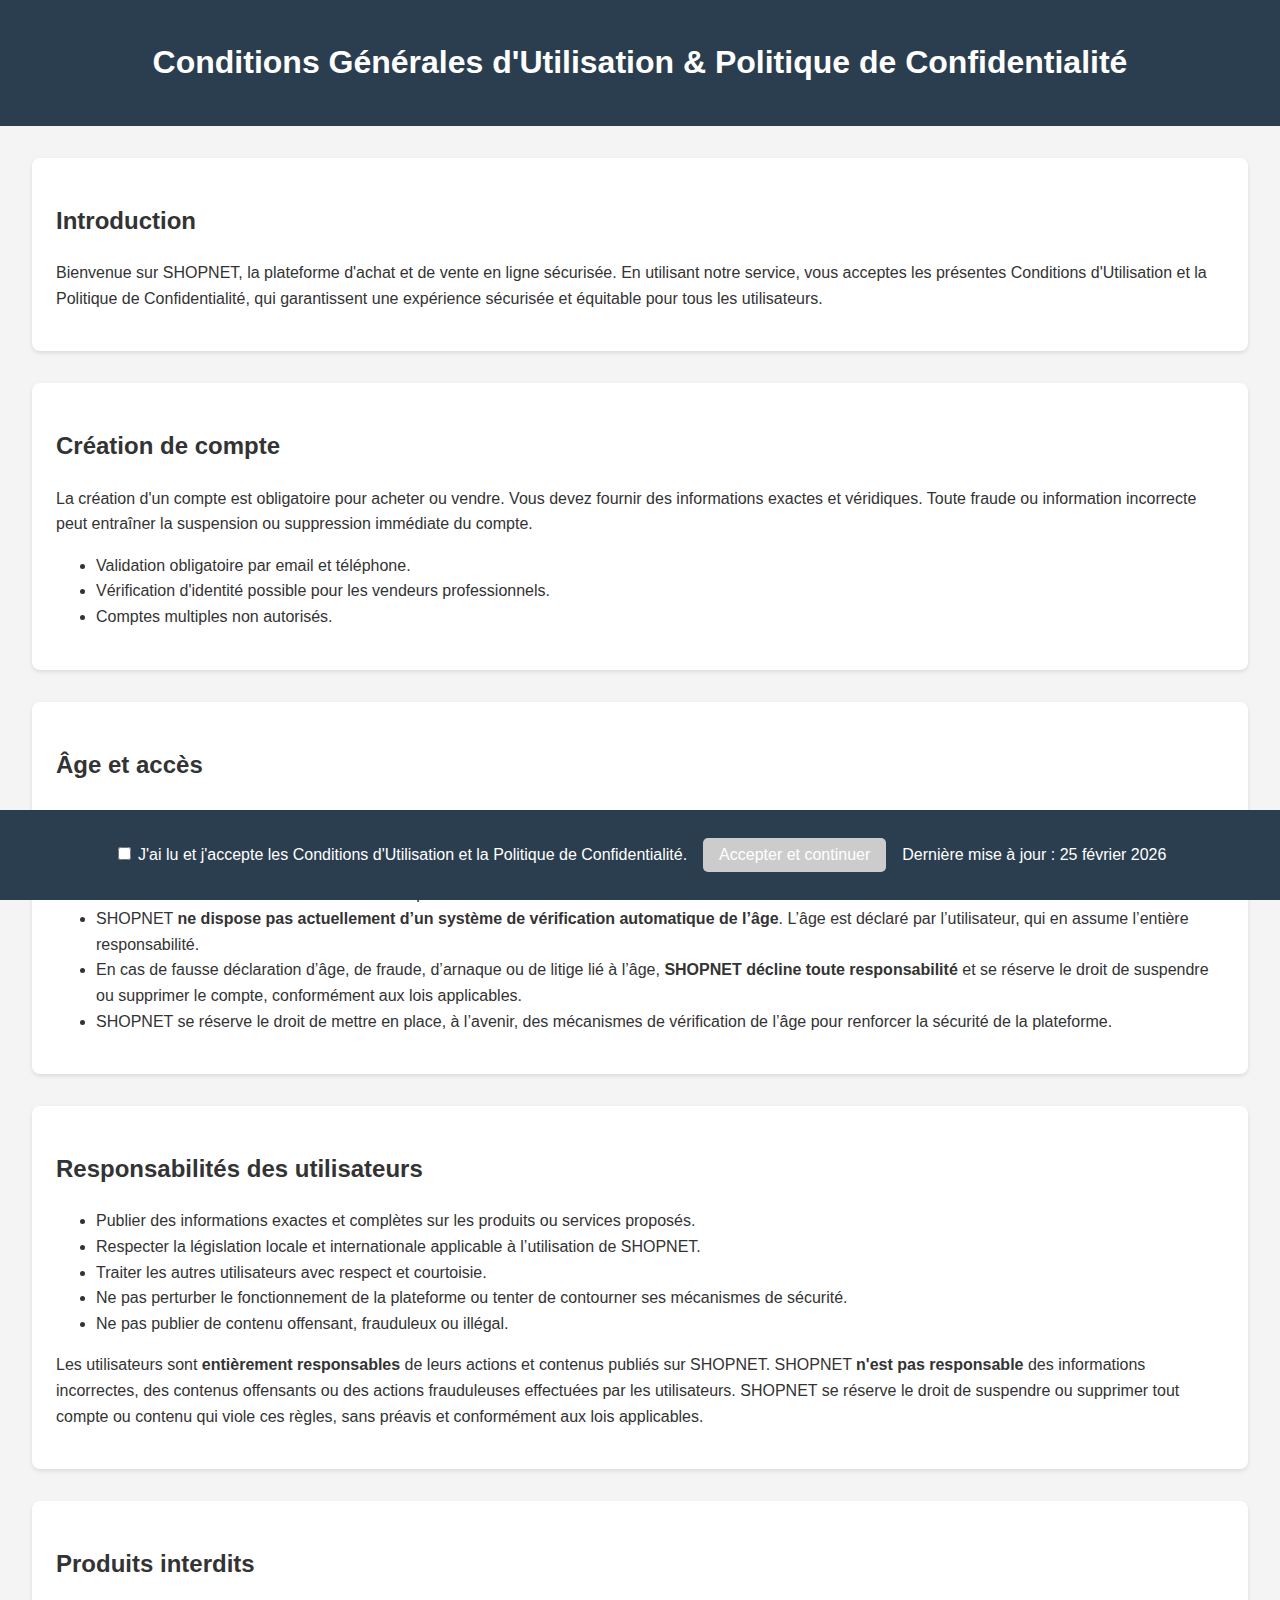
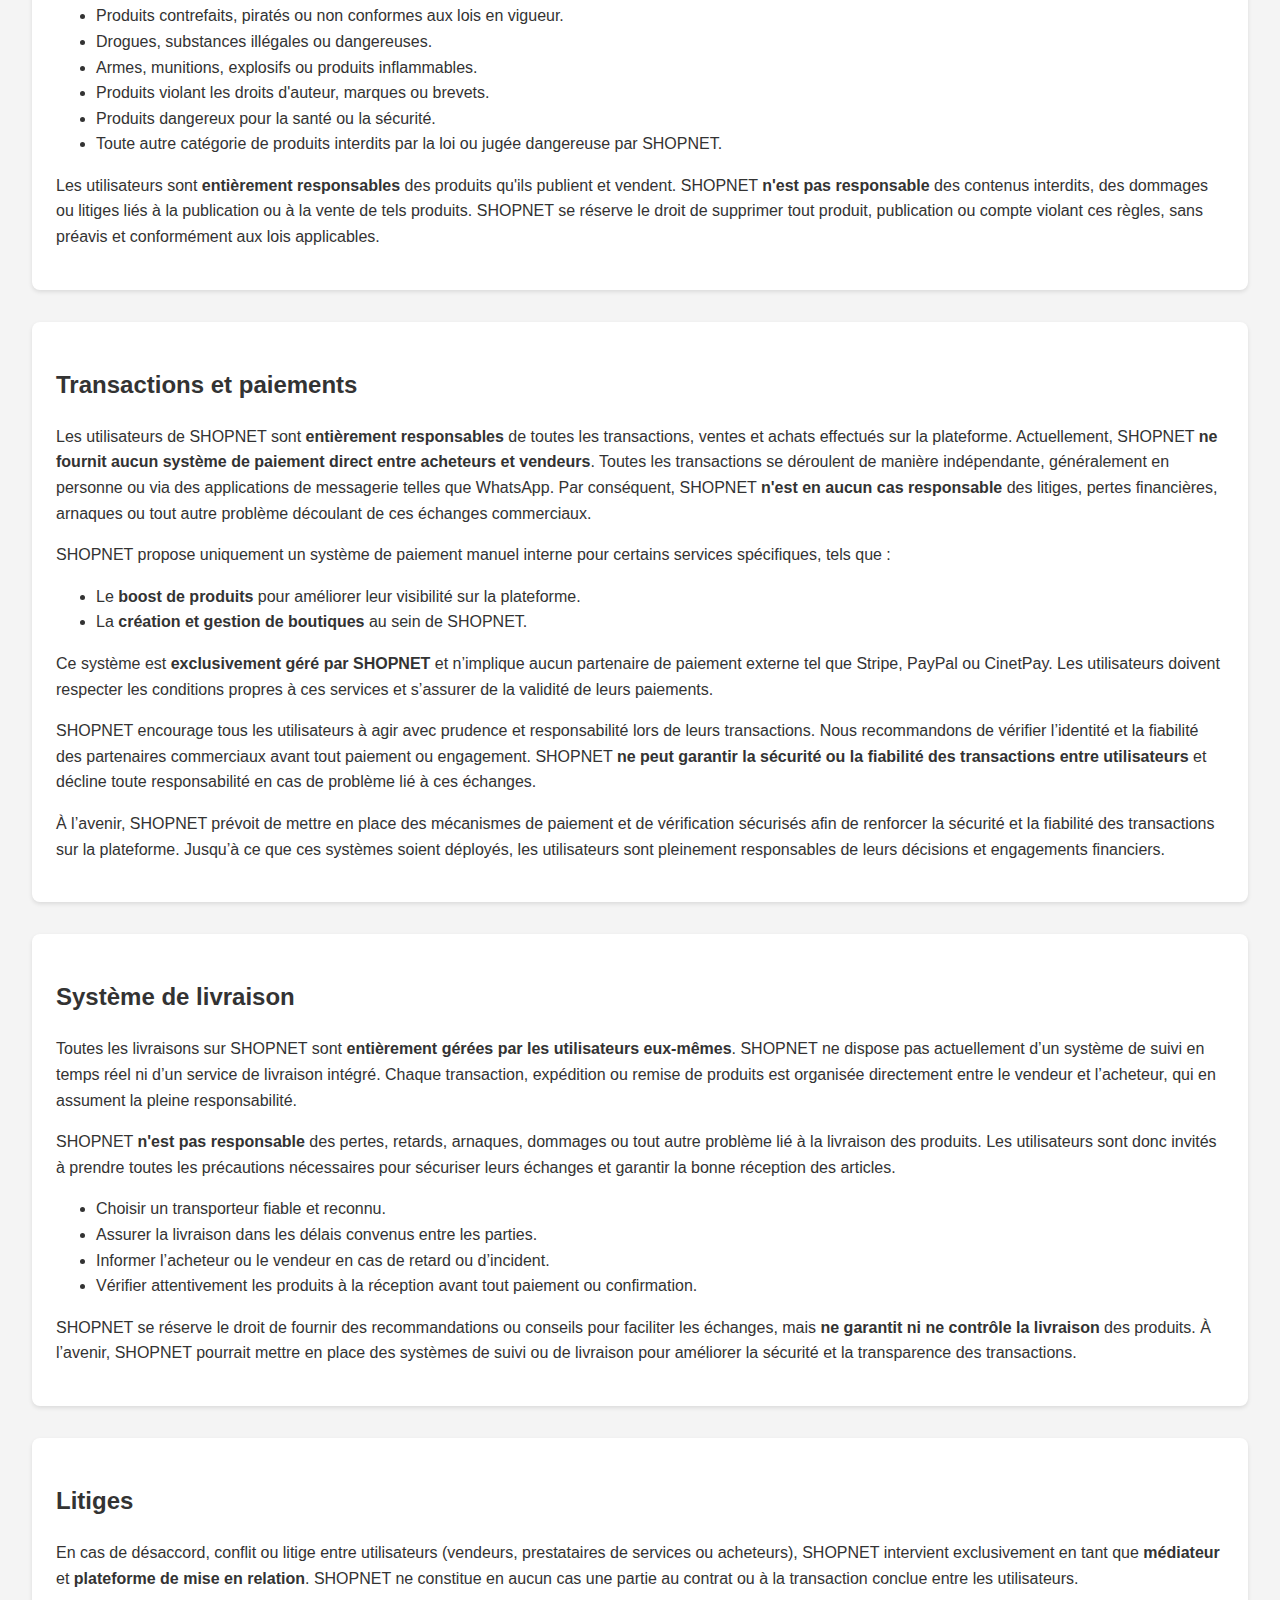
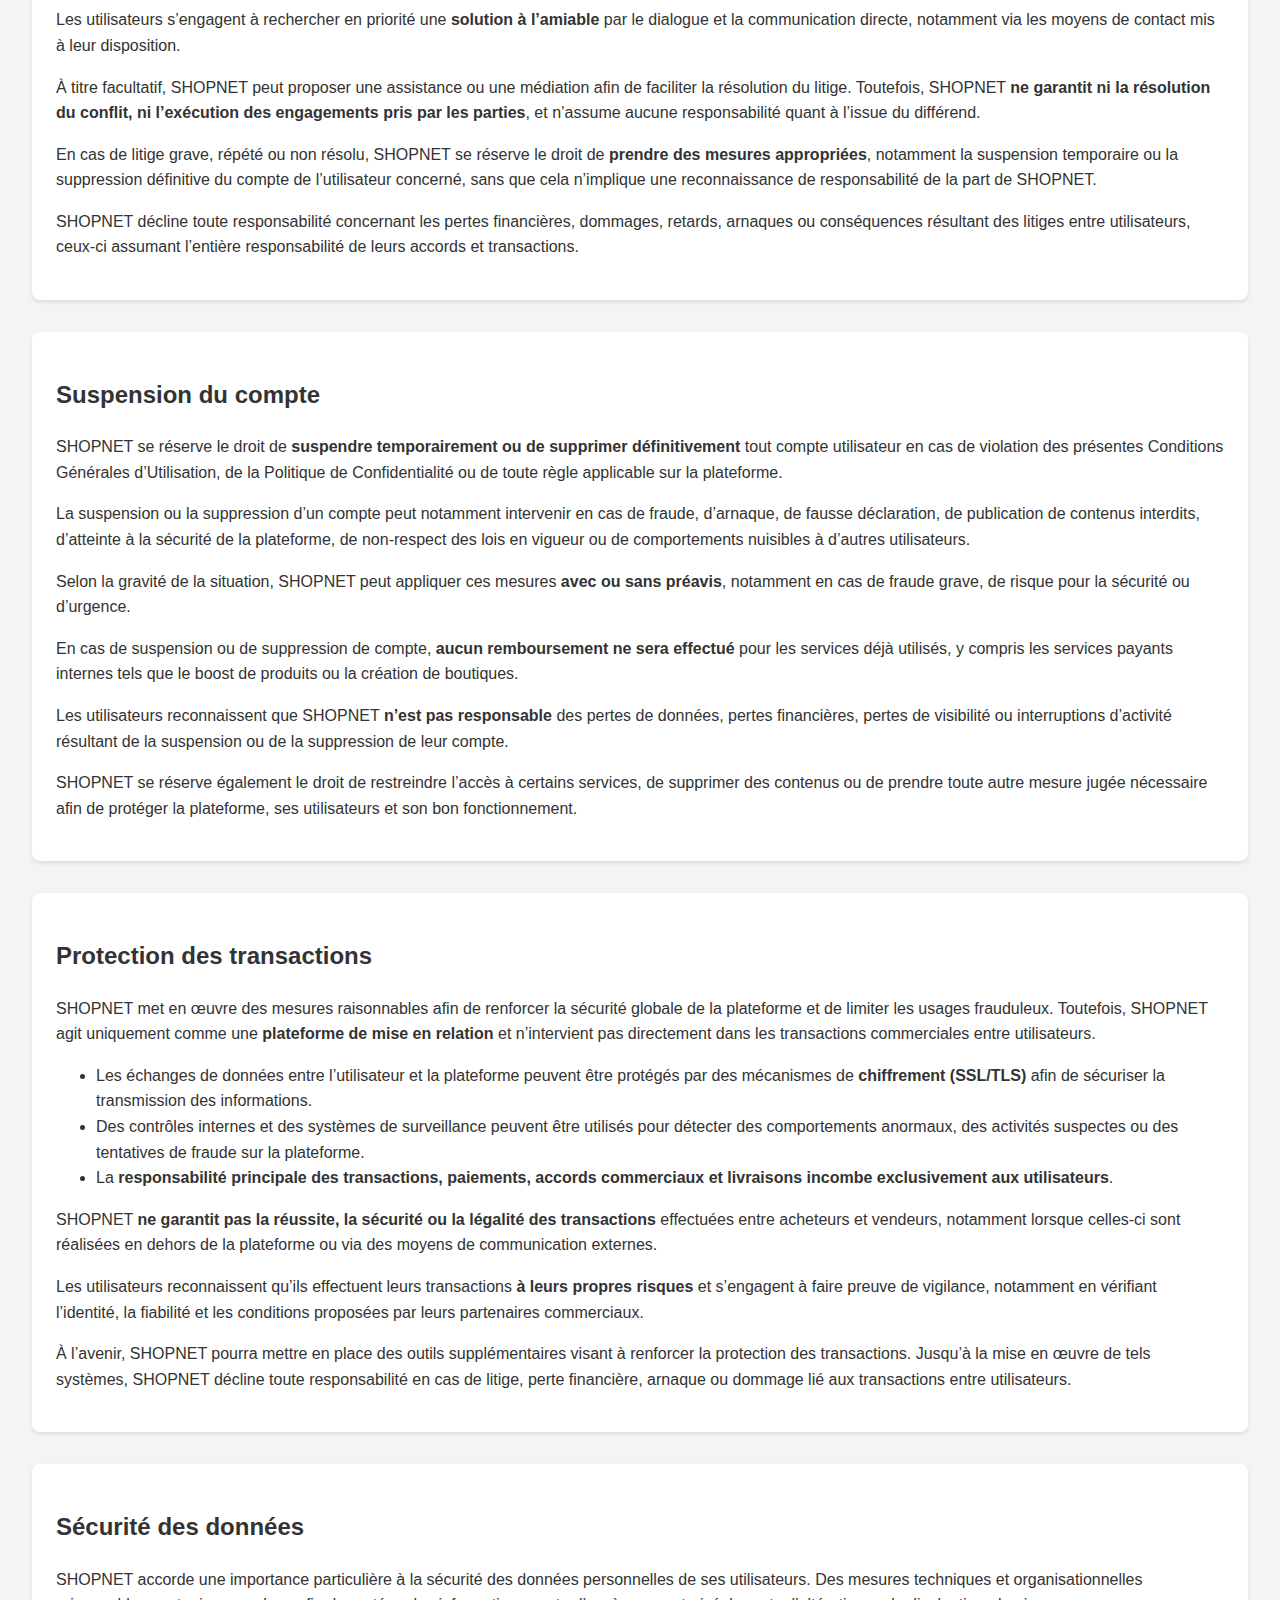
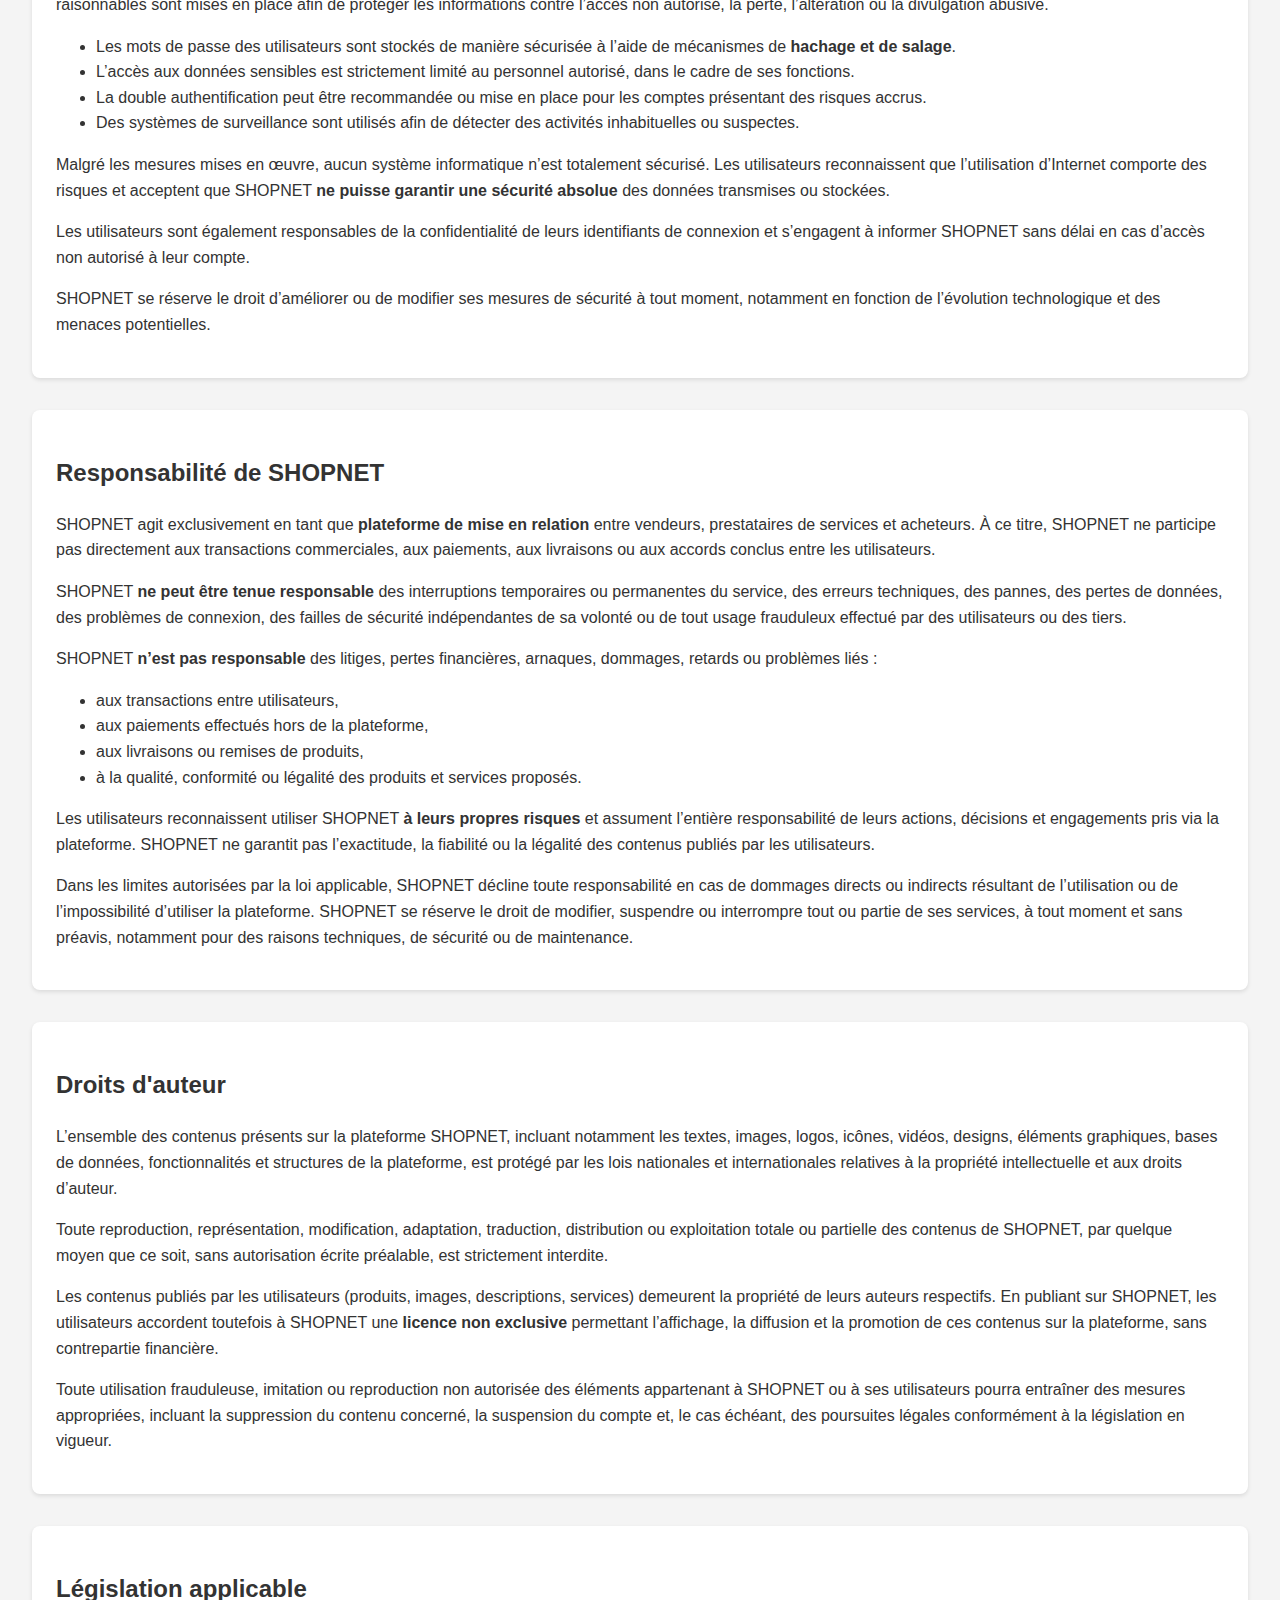
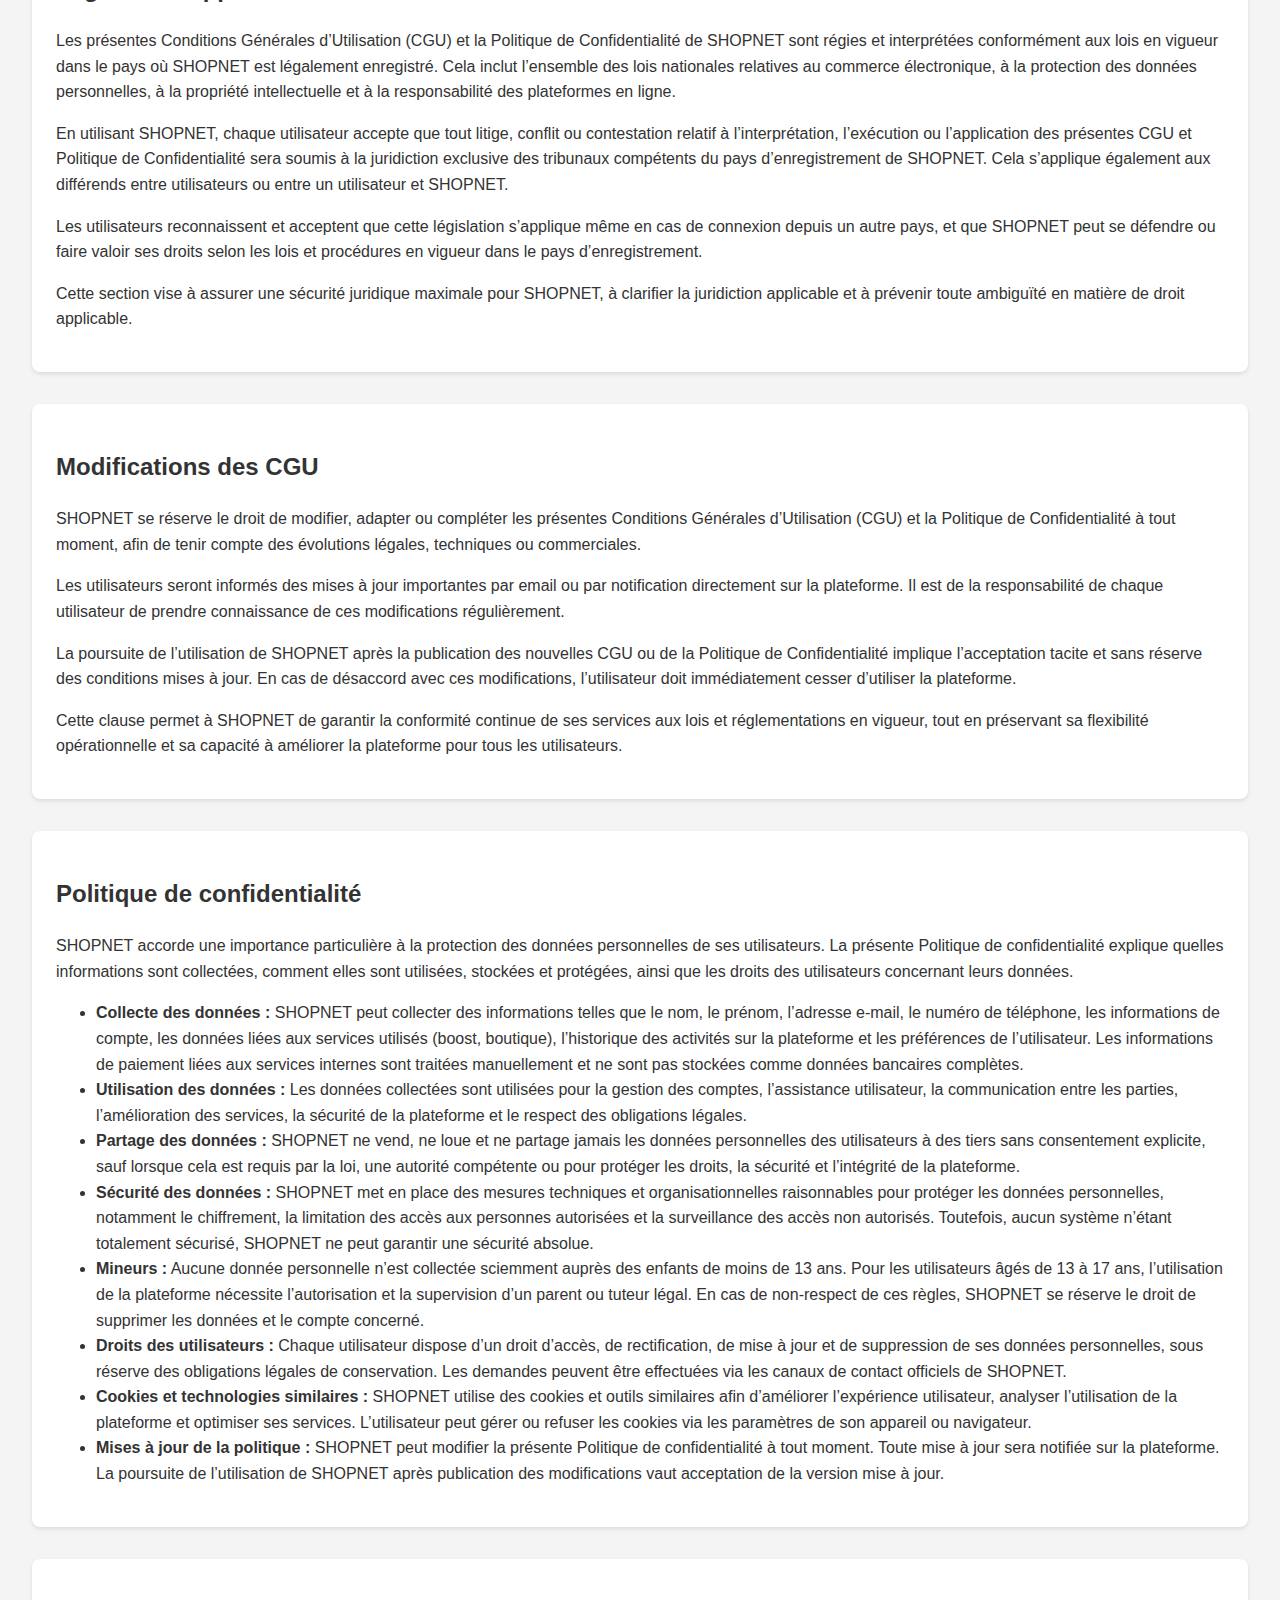
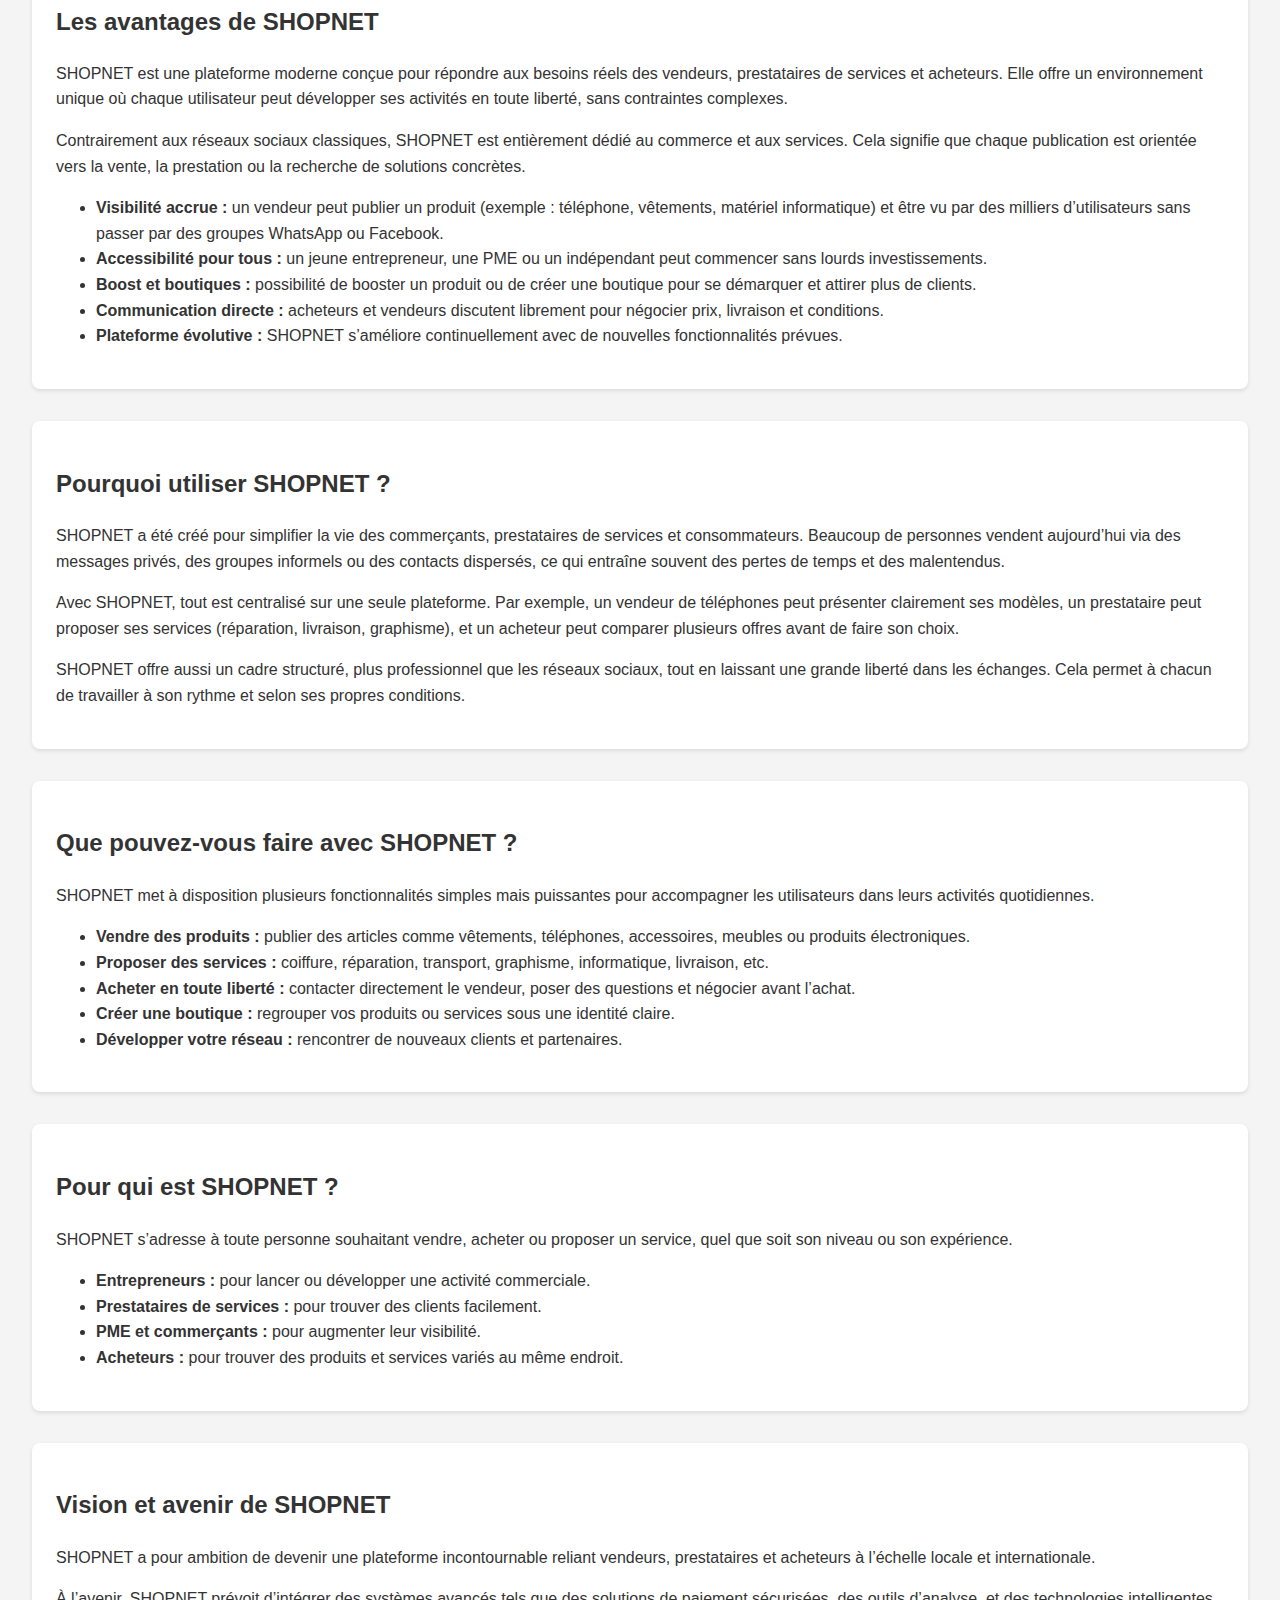
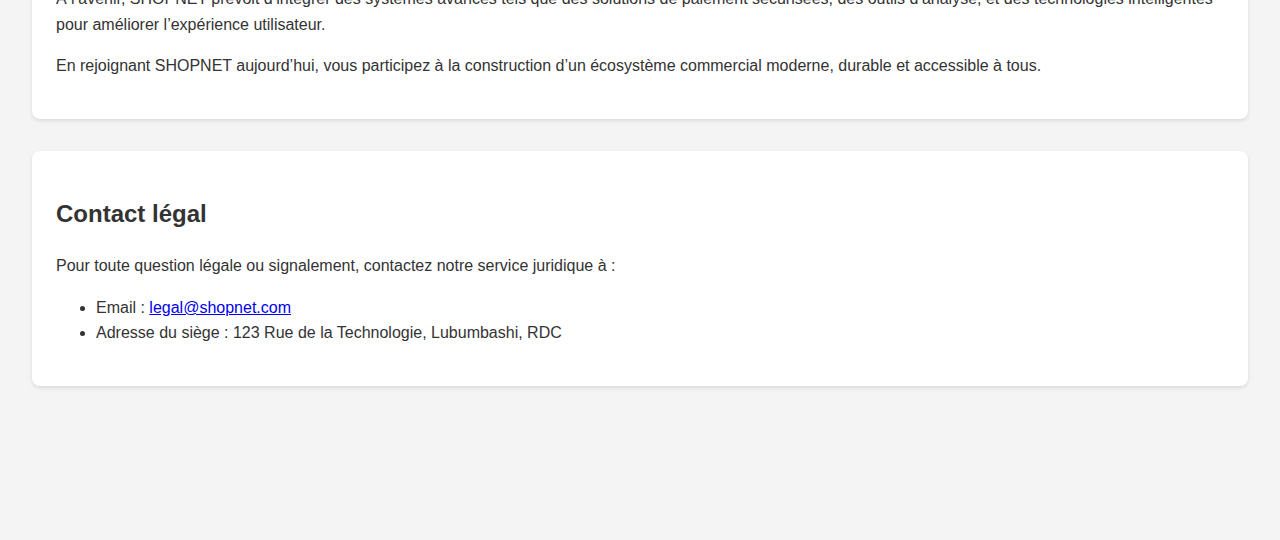
<file: index.html>
<!DOCTYPE html>
<html lang="fr">
<head>
    <meta charset="UTF-8">
    <meta name="viewport" content="width=device-width, initial-scale=1.0">
    <title>Conditions d'Utilisation & Politique de Confidentialité | SHOPNET</title>
    <link rel="stylesheet" href="politique.css">
</head>
<body>
    <header>
        <h1>Conditions Générales d'Utilisation & Politique de Confidentialité</h1>
    </header>

    <main>
        <section id="introduction">
            <h2>Introduction</h2>
            <p>Bienvenue sur SHOPNET, la plateforme d'achat et de vente en ligne sécurisée. En utilisant notre service, vous acceptes les présentes Conditions d'Utilisation et la Politique de Confidentialité, qui garantissent une expérience sécurisée et équitable pour tous les utilisateurs.</p>
        </section>

        <section id="creation-compte">
            <h2>Création de compte</h2>
            <p>La création d'un compte est obligatoire pour acheter ou vendre. Vous devez fournir des informations exactes et véridiques. Toute fraude ou information incorrecte peut entraîner la suspension ou suppression immédiate du compte.</p>
            <ul>
                <li>Validation obligatoire par email et téléphone.</li>
                <li>Vérification d'identité possible pour les vendeurs professionnels.</li>
                <li>Comptes multiples non autorisés.</li>
            </ul>
        </section>

      <section id="age">
          <h2>Âge et accès</h2>
          <ul>
              <li>Acheteurs : l’accès à SHOPNET est autorisé aux utilisateurs âgés de <strong>13 ans et plus</strong>. Pour les 13-17 ans, un accord parental est obligatoire.</li>
              <li>Vendeurs mineurs encadrés : les utilisateurs âgés de <strong>15 à 17 ans</strong> peuvent vendre uniquement sous la responsabilité d’un parent ou tuteur légal.</li>
              <li>Vendeurs autonomes : la vente autonome est strictement réservée aux utilisateurs âgés de <strong>18 ans et plus</strong>.</li>
              <li>Utilisateurs de moins de 13 ans : l’accès à la plateforme est strictement interdit.</li>
              <li>SHOPNET <strong>ne dispose pas actuellement d’un système de vérification automatique de l’âge</strong>. L’âge est déclaré par l’utilisateur, qui en assume l’entière responsabilité.</li>
              <li>En cas de fausse déclaration d’âge, de fraude, d’arnaque ou de litige lié à l’âge, <strong>SHOPNET décline toute responsabilité</strong> et se réserve le droit de suspendre ou supprimer le compte, conformément aux lois applicables.</li>
              <li>SHOPNET se réserve le droit de mettre en place, à l’avenir, des mécanismes de vérification de l’âge pour renforcer la sécurité de la plateforme.</li>
          </ul>
      </section>


      <section id="responsabilites">
          <h2>Responsabilités des utilisateurs</h2>
          <ul>
              <li>Publier des informations exactes et complètes sur les produits ou services proposés.</li>
              <li>Respecter la législation locale et internationale applicable à l’utilisation de SHOPNET.</li>
              <li>Traiter les autres utilisateurs avec respect et courtoisie.</li>
              <li>Ne pas perturber le fonctionnement de la plateforme ou tenter de contourner ses mécanismes de sécurité.</li>
              <li>Ne pas publier de contenu offensant, frauduleux ou illégal.</li>
          </ul>
          <p>
              Les utilisateurs sont <strong>entièrement responsables</strong> de leurs actions et contenus publiés sur SHOPNET. 
              SHOPNET <strong>n'est pas responsable</strong> des informations incorrectes, des contenus offensants ou des actions frauduleuses effectuées par les utilisateurs. 
              SHOPNET se réserve le droit de suspendre ou supprimer tout compte ou contenu qui viole ces règles, sans préavis et conformément aux lois applicables.
          </p>
      </section>


      <section id="produits-interdits">
          <h2>Produits interdits</h2>
          <ul>
              <li>Produits contrefaits, piratés ou non conformes aux lois en vigueur.</li>
              <li>Drogues, substances illégales ou dangereuses.</li>
              <li>Armes, munitions, explosifs ou produits inflammables.</li>
              <li>Produits violant les droits d'auteur, marques ou brevets.</li>
              <li>Produits dangereux pour la santé ou la sécurité.</li>
              <li>Toute autre catégorie de produits interdits par la loi ou jugée dangereuse par SHOPNET.</li>
          </ul>
          <p>
              Les utilisateurs sont <strong>entièrement responsables</strong> des produits qu'ils publient et vendent. 
              SHOPNET <strong>n'est pas responsable</strong> des contenus interdits, des dommages ou litiges liés à la publication ou à la vente de tels produits. 
              SHOPNET se réserve le droit de supprimer tout produit, publication ou compte violant ces règles, sans préavis et conformément aux lois applicables.
          </p>
      </section>


<section id="transactions">
    <h2>Transactions et paiements</h2>
    <p>
        Les utilisateurs de SHOPNET sont <strong>entièrement responsables</strong> de toutes les transactions, ventes et achats effectués sur la plateforme. 
        Actuellement, SHOPNET <strong>ne fournit aucun système de paiement direct entre acheteurs et vendeurs</strong>. 
        Toutes les transactions se déroulent de manière indépendante, généralement en personne ou via des applications de messagerie telles que WhatsApp. 
        Par conséquent, SHOPNET <strong>n'est en aucun cas responsable</strong> des litiges, pertes financières, arnaques ou tout autre problème découlant de ces échanges commerciaux.
    </p>
    <p>
        SHOPNET propose uniquement un système de paiement manuel interne pour certains services spécifiques, tels que :
        <ul>
            <li>Le <strong>boost de produits</strong> pour améliorer leur visibilité sur la plateforme.</li>
            <li>La <strong>création et gestion de boutiques</strong> au sein de SHOPNET.</li>
        </ul>
        Ce système est <strong>exclusivement géré par SHOPNET</strong> et n’implique aucun partenaire de paiement externe tel que Stripe, PayPal ou CinetPay. 
        Les utilisateurs doivent respecter les conditions propres à ces services et s’assurer de la validité de leurs paiements.
    </p>
    <p>
        SHOPNET encourage tous les utilisateurs à agir avec prudence et responsabilité lors de leurs transactions. 
        Nous recommandons de vérifier l’identité et la fiabilité des partenaires commerciaux avant tout paiement ou engagement. 
        SHOPNET <strong>ne peut garantir la sécurité ou la fiabilité des transactions entre utilisateurs</strong> et décline toute responsabilité en cas de problème lié à ces échanges.
    </p>
    <p>
        À l’avenir, SHOPNET prévoit de mettre en place des mécanismes de paiement et de vérification sécurisés afin de renforcer la sécurité et la fiabilité des transactions sur la plateforme. 
        Jusqu’à ce que ces systèmes soient déployés, les utilisateurs sont pleinement responsables de leurs décisions et engagements financiers.
    </p>
</section>


  <section id="livraison">
      <h2>Système de livraison</h2>
      <p>
          Toutes les livraisons sur SHOPNET sont <strong>entièrement gérées par les utilisateurs eux-mêmes</strong>. 
          SHOPNET ne dispose pas actuellement d’un système de suivi en temps réel ni d’un service de livraison intégré. 
          Chaque transaction, expédition ou remise de produits est organisée directement entre le vendeur et l’acheteur, qui en assument la pleine responsabilité.
      </p>
      <p>
          SHOPNET <strong>n'est pas responsable</strong> des pertes, retards, arnaques, dommages ou tout autre problème lié à la livraison des produits. 
          Les utilisateurs sont donc invités à prendre toutes les précautions nécessaires pour sécuriser leurs échanges et garantir la bonne réception des articles.
      </p>
      <ul>
          <li>Choisir un transporteur fiable et reconnu.</li>
          <li>Assurer la livraison dans les délais convenus entre les parties.</li>
          <li>Informer l’acheteur ou le vendeur en cas de retard ou d’incident.</li>
          <li>Vérifier attentivement les produits à la réception avant tout paiement ou confirmation.</li>
      </ul>
      <p>
          SHOPNET se réserve le droit de fournir des recommandations ou conseils pour faciliter les échanges, mais <strong>ne garantit ni ne contrôle la livraison</strong> des produits. 
          À l’avenir, SHOPNET pourrait mettre en place des systèmes de suivi ou de livraison pour améliorer la sécurité et la transparence des transactions.
      </p>
  </section>


<section id="litiges">
    <h2>Litiges</h2>
    <p>
        En cas de désaccord, conflit ou litige entre utilisateurs (vendeurs, prestataires de services ou acheteurs), 
        SHOPNET intervient exclusivement en tant que <strong>médiateur</strong> et <strong>plateforme de mise en relation</strong>. 
        SHOPNET ne constitue en aucun cas une partie au contrat ou à la transaction conclue entre les utilisateurs.
    </p>
    <p>
        Les utilisateurs s’engagent à rechercher en priorité une <strong>solution à l’amiable</strong> par le dialogue et la communication directe, 
        notamment via les moyens de contact mis à leur disposition.
    </p>
    <p>
        À titre facultatif, SHOPNET peut proposer une assistance ou une médiation afin de faciliter la résolution du litige. 
        Toutefois, SHOPNET <strong>ne garantit ni la résolution du conflit, ni l’exécution des engagements pris par les parties</strong>, 
        et n’assume aucune responsabilité quant à l’issue du différend.
    </p>
    <p>
        En cas de litige grave, répété ou non résolu, SHOPNET se réserve le droit de <strong>prendre des mesures appropriées</strong>, 
        notamment la suspension temporaire ou la suppression définitive du compte de l’utilisateur concerné, 
        sans que cela n’implique une reconnaissance de responsabilité de la part de SHOPNET.
    </p>
    <p>
        SHOPNET décline toute responsabilité concernant les pertes financières, dommages, retards, arnaques ou conséquences résultant 
        des litiges entre utilisateurs, ceux-ci assumant l’entière responsabilité de leurs accords et transactions.
    </p>
</section>


<section id="suspension">
    <h2>Suspension du compte</h2>
    <p>
        SHOPNET se réserve le droit de <strong>suspendre temporairement ou de supprimer définitivement</strong> tout compte utilisateur 
        en cas de violation des présentes Conditions Générales d’Utilisation, de la Politique de Confidentialité ou de toute règle applicable sur la plateforme.
    </p>
    <p>
        La suspension ou la suppression d’un compte peut notamment intervenir en cas de fraude, d’arnaque, de fausse déclaration, 
        de publication de contenus interdits, d’atteinte à la sécurité de la plateforme, de non-respect des lois en vigueur ou de comportements nuisibles à d’autres utilisateurs.
    </p>
    <p>
        Selon la gravité de la situation, SHOPNET peut appliquer ces mesures <strong>avec ou sans préavis</strong>, 
        notamment en cas de fraude grave, de risque pour la sécurité ou d’urgence.
    </p>
    <p>
        En cas de suspension ou de suppression de compte, <strong>aucun remboursement ne sera effectué</strong> pour les services déjà utilisés, 
        y compris les services payants internes tels que le boost de produits ou la création de boutiques.
    </p>
    <p>
        Les utilisateurs reconnaissent que SHOPNET <strong>n’est pas responsable</strong> des pertes de données, pertes financières, 
        pertes de visibilité ou interruptions d’activité résultant de la suspension ou de la suppression de leur compte.
    </p>
    <p>
        SHOPNET se réserve également le droit de restreindre l’accès à certains services, 
        de supprimer des contenus ou de prendre toute autre mesure jugée nécessaire afin de protéger la plateforme, 
        ses utilisateurs et son bon fonctionnement.
    </p>
</section>


      <section id="protection">
          <h2>Protection des transactions</h2>
          <p>
              SHOPNET met en œuvre des mesures raisonnables afin de renforcer la sécurité globale de la plateforme et de limiter les usages frauduleux. 
              Toutefois, SHOPNET agit uniquement comme une <strong>plateforme de mise en relation</strong> et n’intervient pas directement dans les transactions commerciales entre utilisateurs.
          </p>
          <ul>
              <li>
                  Les échanges de données entre l’utilisateur et la plateforme peuvent être protégés par des mécanismes de 
                  <strong>chiffrement (SSL/TLS)</strong> afin de sécuriser la transmission des informations.
              </li>
              <li>
                  Des contrôles internes et des systèmes de surveillance peuvent être utilisés pour détecter des comportements anormaux, 
                  des activités suspectes ou des tentatives de fraude sur la plateforme.
              </li>
              <li>
                  La <strong>responsabilité principale des transactions, paiements, accords commerciaux et livraisons incombe exclusivement aux utilisateurs</strong>.
              </li>
          </ul>
          <p>
              SHOPNET <strong>ne garantit pas la réussite, la sécurité ou la légalité des transactions</strong> effectuées entre acheteurs et vendeurs, 
              notamment lorsque celles-ci sont réalisées en dehors de la plateforme ou via des moyens de communication externes.
          </p>
          <p>
              Les utilisateurs reconnaissent qu’ils effectuent leurs transactions <strong>à leurs propres risques</strong> et s’engagent à faire preuve de vigilance, 
              notamment en vérifiant l’identité, la fiabilité et les conditions proposées par leurs partenaires commerciaux.
          </p>
          <p>
              À l’avenir, SHOPNET pourra mettre en place des outils supplémentaires visant à renforcer la protection des transactions. 
              Jusqu’à la mise en œuvre de tels systèmes, SHOPNET décline toute responsabilité en cas de litige, perte financière, arnaque ou dommage lié aux transactions entre utilisateurs.
          </p>
      </section>


    <section id="securite">
        <h2>Sécurité des données</h2>
        <p>
            SHOPNET accorde une importance particulière à la sécurité des données personnelles de ses utilisateurs. 
            Des mesures techniques et organisationnelles raisonnables sont mises en place afin de protéger les informations contre l’accès non autorisé, 
            la perte, l’altération ou la divulgation abusive.
        </p>
        <ul>
            <li>Les mots de passe des utilisateurs sont stockés de manière sécurisée à l’aide de mécanismes de <strong>hachage et de salage</strong>.</li>
            <li>L’accès aux données sensibles est strictement limité au personnel autorisé, dans le cadre de ses fonctions.</li>
            <li>La double authentification peut être recommandée ou mise en place pour les comptes présentant des risques accrus.</li>
            <li>Des systèmes de surveillance sont utilisés afin de détecter des activités inhabituelles ou suspectes.</li>
        </ul>
        <p>
            Malgré les mesures mises en œuvre, aucun système informatique n’est totalement sécurisé. 
            Les utilisateurs reconnaissent que l’utilisation d’Internet comporte des risques et acceptent que SHOPNET 
            <strong>ne puisse garantir une sécurité absolue</strong> des données transmises ou stockées.
        </p>
        <p>
            Les utilisateurs sont également responsables de la confidentialité de leurs identifiants de connexion 
            et s’engagent à informer SHOPNET sans délai en cas d’accès non autorisé à leur compte.
        </p>
        <p>
            SHOPNET se réserve le droit d’améliorer ou de modifier ses mesures de sécurité à tout moment, 
            notamment en fonction de l’évolution technologique et des menaces potentielles.
        </p>
    </section>


<section id="responsabilite-shopnet">
    <h2>Responsabilité de SHOPNET</h2>
    <p>
        SHOPNET agit exclusivement en tant que <strong>plateforme de mise en relation</strong> entre vendeurs, prestataires de services et acheteurs. 
        À ce titre, SHOPNET ne participe pas directement aux transactions commerciales, aux paiements, aux livraisons ou aux accords conclus entre les utilisateurs.
    </p>
    <p>
        SHOPNET <strong>ne peut être tenue responsable</strong> des interruptions temporaires ou permanentes du service, des erreurs techniques, des pannes, des pertes de données, 
        des problèmes de connexion, des failles de sécurité indépendantes de sa volonté ou de tout usage frauduleux effectué par des utilisateurs ou des tiers.
    </p>
    <p>
        SHOPNET <strong>n’est pas responsable</strong> des litiges, pertes financières, arnaques, dommages, retards ou problèmes liés :
        <ul>
            <li>aux transactions entre utilisateurs,</li>
            <li>aux paiements effectués hors de la plateforme,</li>
            <li>aux livraisons ou remises de produits,</li>
            <li>à la qualité, conformité ou légalité des produits et services proposés.</li>
        </ul>
    </p>
    <p>
        Les utilisateurs reconnaissent utiliser SHOPNET <strong>à leurs propres risques</strong> et assument l’entière responsabilité de leurs actions, décisions et engagements pris via la plateforme. 
        SHOPNET ne garantit pas l’exactitude, la fiabilité ou la légalité des contenus publiés par les utilisateurs.
    </p>
    <p>
        Dans les limites autorisées par la loi applicable, SHOPNET décline toute responsabilité en cas de dommages directs ou indirects résultant de l’utilisation ou de l’impossibilité d’utiliser la plateforme. 
        SHOPNET se réserve le droit de modifier, suspendre ou interrompre tout ou partie de ses services, à tout moment et sans préavis, notamment pour des raisons techniques, de sécurité ou de maintenance.
    </p>
</section>


<section id="droit-auteur">
    <h2>Droits d'auteur</h2>
    <p>
        L’ensemble des contenus présents sur la plateforme SHOPNET, incluant notamment les textes, 
        images, logos, icônes, vidéos, designs, éléments graphiques, bases de données, 
        fonctionnalités et structures de la plateforme, est protégé par les lois nationales 
        et internationales relatives à la propriété intellectuelle et aux droits d’auteur.
    </p>
    <p>
        Toute reproduction, représentation, modification, adaptation, traduction, 
        distribution ou exploitation totale ou partielle des contenus de SHOPNET, 
        par quelque moyen que ce soit, sans autorisation écrite préalable, est strictement interdite.
    </p>
    <p>
        Les contenus publiés par les utilisateurs (produits, images, descriptions, services) 
        demeurent la propriété de leurs auteurs respectifs. En publiant sur SHOPNET, 
        les utilisateurs accordent toutefois à SHOPNET une <strong>licence non exclusive</strong> 
        permettant l’affichage, la diffusion et la promotion de ces contenus sur la plateforme, 
        sans contrepartie financière.
    </p>
    <p>
        Toute utilisation frauduleuse, imitation ou reproduction non autorisée des éléments 
        appartenant à SHOPNET ou à ses utilisateurs pourra entraîner des mesures 
        appropriées, incluant la suppression du contenu concerné, la suspension du compte 
        et, le cas échéant, des poursuites légales conformément à la législation en vigueur.
    </p>
</section>


<section id="lois">
    <h2>Législation applicable</h2>
    <p>
        Les présentes Conditions Générales d’Utilisation (CGU) et la Politique de Confidentialité de SHOPNET 
        sont régies et interprétées conformément aux lois en vigueur dans le pays où SHOPNET est légalement enregistré. 
        Cela inclut l’ensemble des lois nationales relatives au commerce électronique, à la protection des données personnelles, 
        à la propriété intellectuelle et à la responsabilité des plateformes en ligne.
    </p>
    <p>
        En utilisant SHOPNET, chaque utilisateur accepte que tout litige, conflit ou contestation 
        relatif à l’interprétation, l’exécution ou l’application des présentes CGU et Politique de Confidentialité 
        sera soumis à la juridiction exclusive des tribunaux compétents du pays d’enregistrement de SHOPNET. 
        Cela s’applique également aux différends entre utilisateurs ou entre un utilisateur et SHOPNET.
    </p>
    <p>
        Les utilisateurs reconnaissent et acceptent que cette législation s’applique même en cas 
        de connexion depuis un autre pays, et que SHOPNET peut se défendre ou faire valoir ses droits 
        selon les lois et procédures en vigueur dans le pays d’enregistrement.
    </p>
    <p>
        Cette section vise à assurer une sécurité juridique maximale pour SHOPNET, 
        à clarifier la juridiction applicable et à prévenir toute ambiguïté en matière de droit applicable.
    </p>
</section>


<section id="modifications">
    <h2>Modifications des CGU</h2>
    <p>
        SHOPNET se réserve le droit de modifier, adapter ou compléter les présentes Conditions Générales d’Utilisation (CGU) 
        et la Politique de Confidentialité à tout moment, afin de tenir compte des évolutions légales, techniques ou commerciales.
    </p>
    <p>
        Les utilisateurs seront informés des mises à jour importantes par email ou par notification directement sur la plateforme. 
        Il est de la responsabilité de chaque utilisateur de prendre connaissance de ces modifications régulièrement.
    </p>
    <p>
        La poursuite de l’utilisation de SHOPNET après la publication des nouvelles CGU ou de la Politique de Confidentialité implique 
        l’acceptation tacite et sans réserve des conditions mises à jour. En cas de désaccord avec ces modifications, 
        l’utilisateur doit immédiatement cesser d’utiliser la plateforme.
    </p>
    <p>
        Cette clause permet à SHOPNET de garantir la conformité continue de ses services aux lois et réglementations en vigueur, 
        tout en préservant sa flexibilité opérationnelle et sa capacité à améliorer la plateforme pour tous les utilisateurs.
    </p>
</section>


<section id="confidentialite">
    <h2>Politique de confidentialité</h2>

    <p>
        SHOPNET accorde une importance particulière à la protection des données personnelles de ses utilisateurs. 
        La présente Politique de confidentialité explique quelles informations sont collectées, comment elles sont utilisées, 
        stockées et protégées, ainsi que les droits des utilisateurs concernant leurs données.
    </p>

    <ul>
        <li>
            <strong>Collecte des données :</strong> 
            SHOPNET peut collecter des informations telles que le nom, le prénom, l’adresse e-mail, le numéro de téléphone, 
            les informations de compte, les données liées aux services utilisés (boost, boutique), 
            l’historique des activités sur la plateforme et les préférences de l’utilisateur. 
            Les informations de paiement liées aux services internes sont traitées manuellement et ne sont pas stockées comme données bancaires complètes.
        </li>

        <li>
            <strong>Utilisation des données :</strong> 
            Les données collectées sont utilisées pour la gestion des comptes, l’assistance utilisateur, 
            la communication entre les parties, l’amélioration des services, la sécurité de la plateforme 
            et le respect des obligations légales.
        </li>

        <li>
            <strong>Partage des données :</strong> 
            SHOPNET ne vend, ne loue et ne partage jamais les données personnelles des utilisateurs à des tiers sans consentement explicite, 
            sauf lorsque cela est requis par la loi, une autorité compétente ou pour protéger les droits, la sécurité et l’intégrité de la plateforme.
        </li>

        <li>
            <strong>Sécurité des données :</strong> 
            SHOPNET met en place des mesures techniques et organisationnelles raisonnables pour protéger les données personnelles, 
            notamment le chiffrement, la limitation des accès aux personnes autorisées et la surveillance des accès non autorisés. 
            Toutefois, aucun système n’étant totalement sécurisé, SHOPNET ne peut garantir une sécurité absolue.
        </li>

        <li>
            <strong>Mineurs :</strong> 
            Aucune donnée personnelle n’est collectée sciemment auprès des enfants de moins de 13 ans. 
            Pour les utilisateurs âgés de 13 à 17 ans, l’utilisation de la plateforme nécessite l’autorisation et la supervision d’un parent ou tuteur légal. 
            En cas de non-respect de ces règles, SHOPNET se réserve le droit de supprimer les données et le compte concerné.
        </li>

        <li>
            <strong>Droits des utilisateurs :</strong> 
            Chaque utilisateur dispose d’un droit d’accès, de rectification, de mise à jour et de suppression de ses données personnelles, 
            sous réserve des obligations légales de conservation. Les demandes peuvent être effectuées via les canaux de contact officiels de SHOPNET.
        </li>

        <li>
            <strong>Cookies et technologies similaires :</strong> 
            SHOPNET utilise des cookies et outils similaires afin d’améliorer l’expérience utilisateur, analyser l’utilisation de la plateforme 
            et optimiser ses services. L’utilisateur peut gérer ou refuser les cookies via les paramètres de son appareil ou navigateur.
        </li>

        <li>
            <strong>Mises à jour de la politique :</strong> 
            SHOPNET peut modifier la présente Politique de confidentialité à tout moment. 
            Toute mise à jour sera notifiée sur la plateforme. 
            La poursuite de l’utilisation de SHOPNET après publication des modifications vaut acceptation de la version mise à jour.
        </li>
    </ul>
</section>



      <section id="avantages">
    <h2>Les avantages de SHOPNET</h2>
    <p>
        SHOPNET est une plateforme moderne conçue pour répondre aux besoins réels des vendeurs, 
        prestataires de services et acheteurs. Elle offre un environnement unique où chaque utilisateur 
        peut développer ses activités en toute liberté, sans contraintes complexes.
    </p>
    <p>
        Contrairement aux réseaux sociaux classiques, SHOPNET est entièrement dédié au commerce 
        et aux services. Cela signifie que chaque publication est orientée vers la vente, 
        la prestation ou la recherche de solutions concrètes.
    </p>
    <ul>
        <li>
            <strong>Visibilité accrue :</strong> un vendeur peut publier un produit (exemple : téléphone, vêtements, 
            matériel informatique) et être vu par des milliers d’utilisateurs sans passer par des groupes WhatsApp ou Facebook.
        </li>
        <li>
            <strong>Accessibilité pour tous :</strong> un jeune entrepreneur, une PME ou un indépendant peut commencer 
            sans lourds investissements.
        </li>
        <li>
            <strong>Boost et boutiques :</strong> possibilité de booster un produit ou de créer une boutique 
            pour se démarquer et attirer plus de clients.
        </li>
        <li>
            <strong>Communication directe :</strong> acheteurs et vendeurs discutent librement pour négocier 
            prix, livraison et conditions.
        </li>
        <li>
            <strong>Plateforme évolutive :</strong> SHOPNET s’améliore continuellement avec de nouvelles fonctionnalités prévues.
        </li>
    </ul>
</section>



      <section id="pourquoi-shopnet">
    <h2>Pourquoi utiliser SHOPNET ?</h2>
    <p>
        SHOPNET a été créé pour simplifier la vie des commerçants, prestataires de services 
        et consommateurs. Beaucoup de personnes vendent aujourd’hui via des messages privés, 
        des groupes informels ou des contacts dispersés, ce qui entraîne souvent des pertes de temps 
        et des malentendus.
    </p>
    <p>
        Avec SHOPNET, tout est centralisé sur une seule plateforme. 
        Par exemple, un vendeur de téléphones peut présenter clairement ses modèles, 
        un prestataire peut proposer ses services (réparation, livraison, graphisme), 
        et un acheteur peut comparer plusieurs offres avant de faire son choix.
    </p>
    <p>
        SHOPNET offre aussi un cadre structuré, plus professionnel que les réseaux sociaux, 
        tout en laissant une grande liberté dans les échanges. 
        Cela permet à chacun de travailler à son rythme et selon ses propres conditions.
    </p>
</section>





      <section id="utilisation">
    <h2>Que pouvez-vous faire avec SHOPNET ?</h2>
    <p>
        SHOPNET met à disposition plusieurs fonctionnalités simples mais puissantes 
        pour accompagner les utilisateurs dans leurs activités quotidiennes.
    </p>
    <ul>
        <li>
            <strong>Vendre des produits :</strong> publier des articles comme vêtements, téléphones, 
            accessoires, meubles ou produits électroniques.
        </li>
        <li>
            <strong>Proposer des services :</strong> coiffure, réparation, transport, graphisme, 
            informatique, livraison, etc.
        </li>
        <li>
            <strong>Acheter en toute liberté :</strong> contacter directement le vendeur, 
            poser des questions et négocier avant l’achat.
        </li>
        <li>
            <strong>Créer une boutique :</strong> regrouper vos produits ou services sous une identité claire.
        </li>
        <li>
            <strong>Développer votre réseau :</strong> rencontrer de nouveaux clients et partenaires.
        </li>
    </ul>
</section>




      <section id="pour-qui">
    <h2>Pour qui est SHOPNET ?</h2>
    <p>
        SHOPNET s’adresse à toute personne souhaitant vendre, acheter ou proposer un service, 
        quel que soit son niveau ou son expérience.
    </p>
    <ul>
        <li>
            <strong>Entrepreneurs :</strong> pour lancer ou développer une activité commerciale.
        </li>
        <li>
            <strong>Prestataires de services :</strong> pour trouver des clients facilement.
        </li>
        <li>
            <strong>PME et commerçants :</strong> pour augmenter leur visibilité.
        </li>
        <li>
            <strong>Acheteurs :</strong> pour trouver des produits et services variés au même endroit.
        </li>
    </ul>
</section>




      <section id="vision">
    <h2>Vision et avenir de SHOPNET</h2>
    <p>
        SHOPNET a pour ambition de devenir une plateforme incontournable reliant 
        vendeurs, prestataires et acheteurs à l’échelle locale et internationale.
    </p>
    <p>
        À l’avenir, SHOPNET prévoit d’intégrer des systèmes avancés tels que 
        des solutions de paiement sécurisées, des outils d’analyse, 
        et des technologies intelligentes pour améliorer l’expérience utilisateur.
    </p>
    <p>
        En rejoignant SHOPNET aujourd’hui, vous participez à la construction 
        d’un écosystème commercial moderne, durable et accessible à tous.
    </p>
</section>



      
        <section id="contact">
            <h2>Contact légal</h2>
            <p>Pour toute question légale ou signalement, contactez notre service juridique à :</p>
            <ul>
                <li>Email : <a href="mailto:entrepriseshopia.com">legal@shopnet.com</a></li>
                <li>Adresse du siège : 123 Rue de la Technologie, Lubumbashi, RDC</li>
            </ul>
        </section>
    </main>

    <footer>
        <div class="accept-container">
            <input type="checkbox" id="accept-terms">
            <label for="accept-terms">J'ai lu et j'accepte les Conditions d'Utilisation et la Politique de Confidentialité.</label>
        </div>
        <button id="continue-btn" disabled>Accepter et continuer</button>
        <p>Dernière mise à jour : 25 février 2026</p>
    </footer>

    <script src="politique.js"></script>
</body>
</html>
</file>
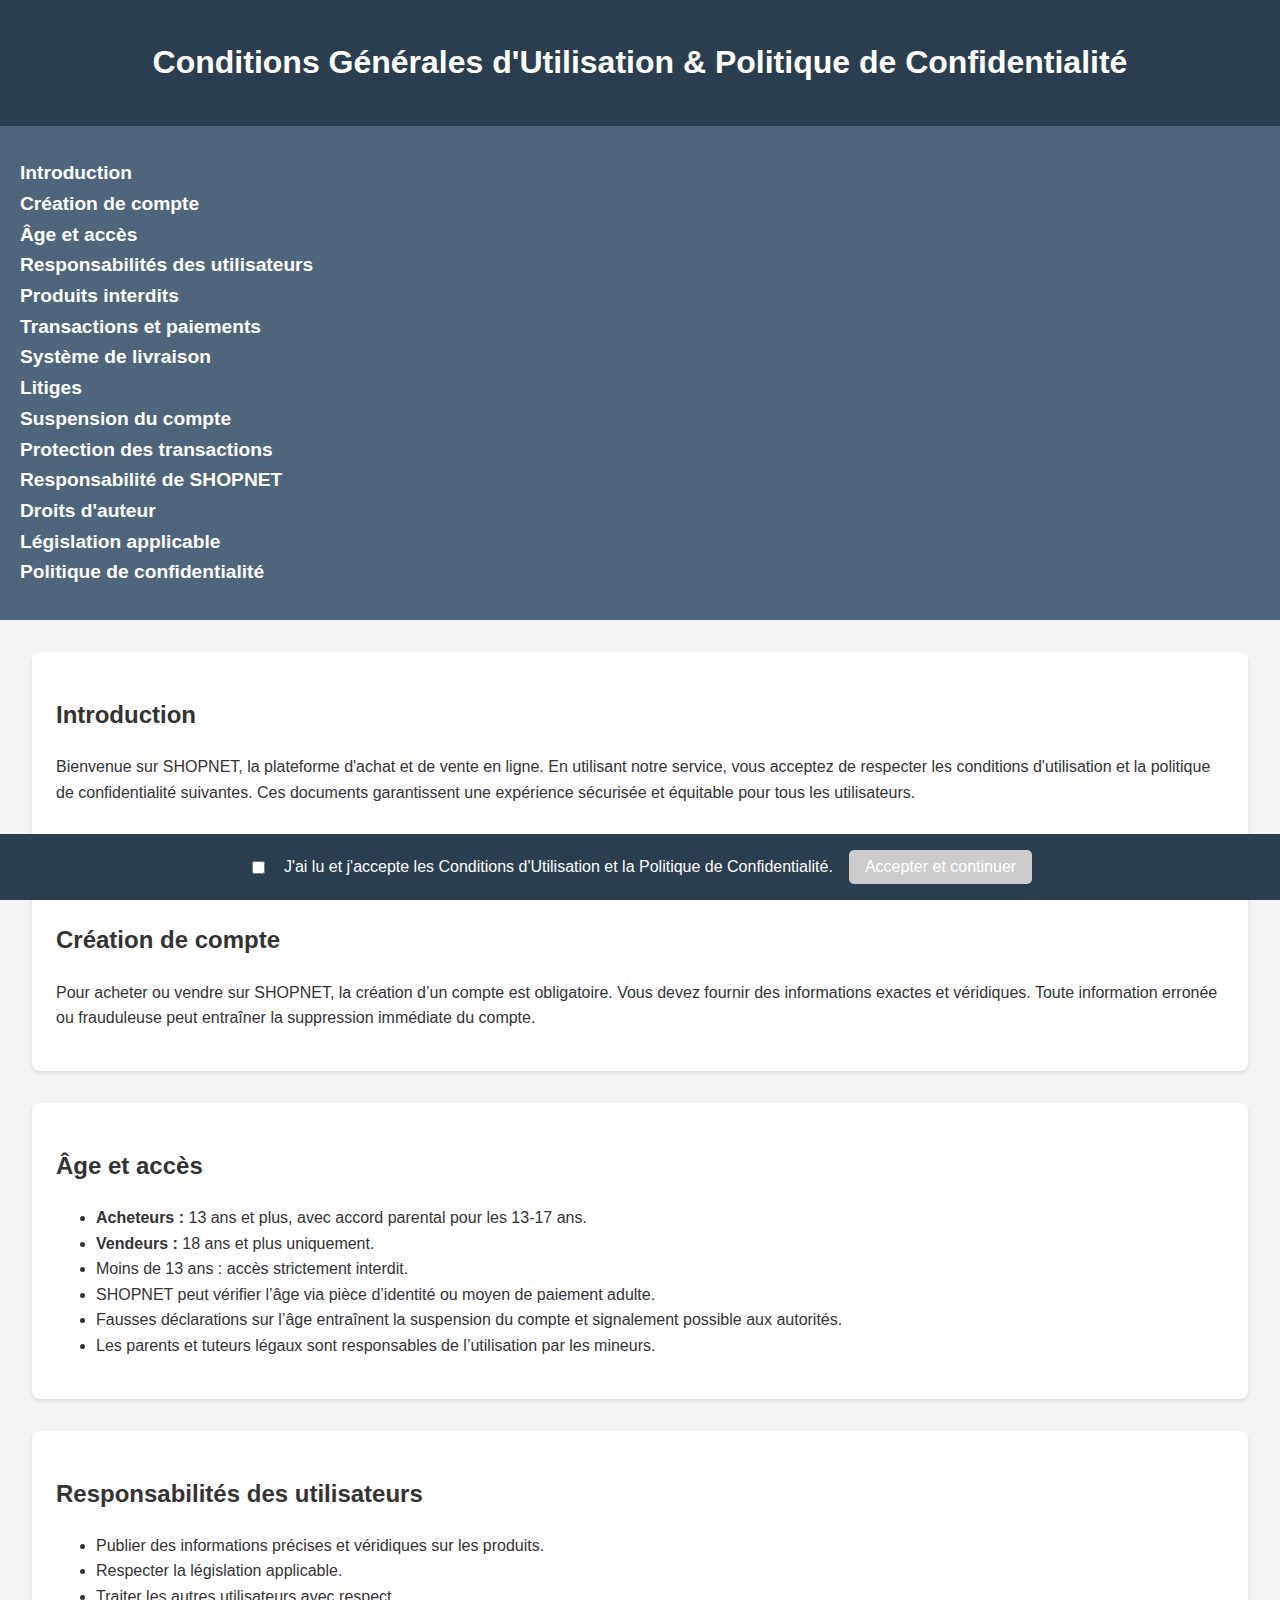
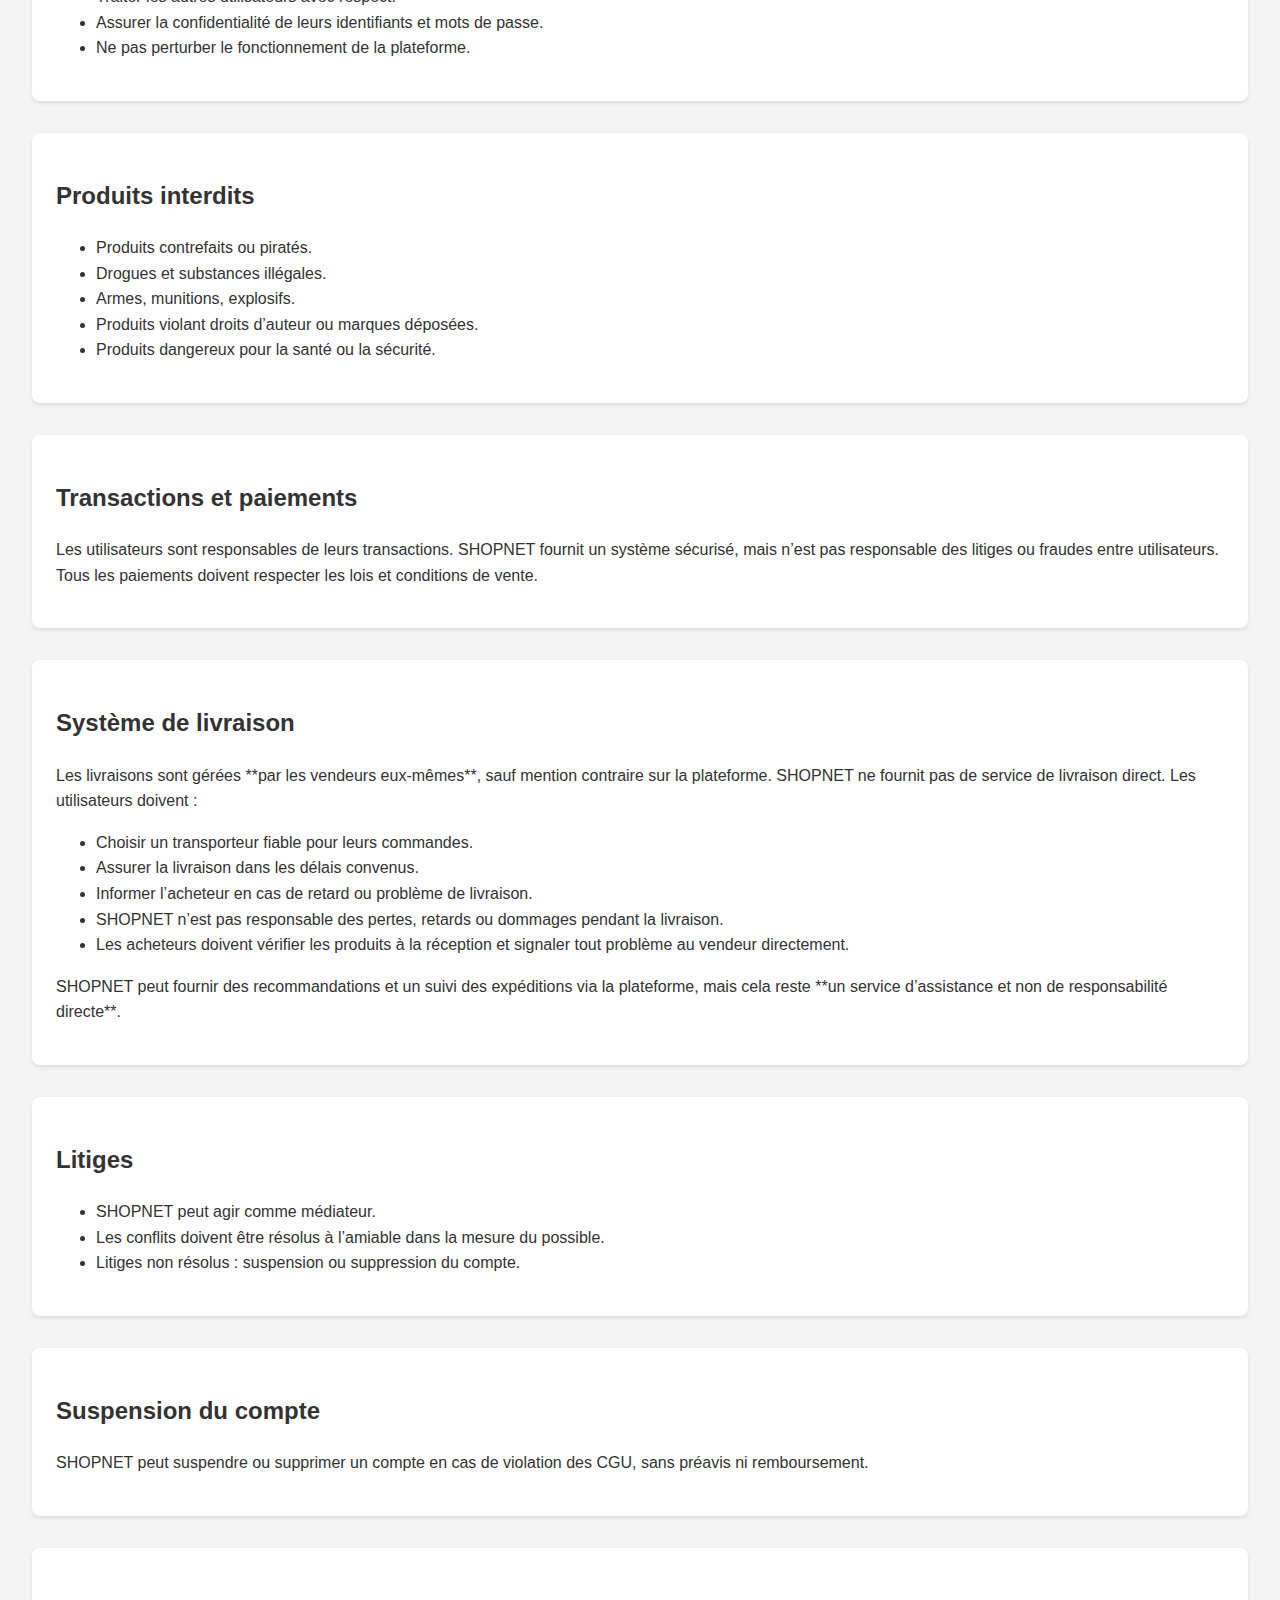
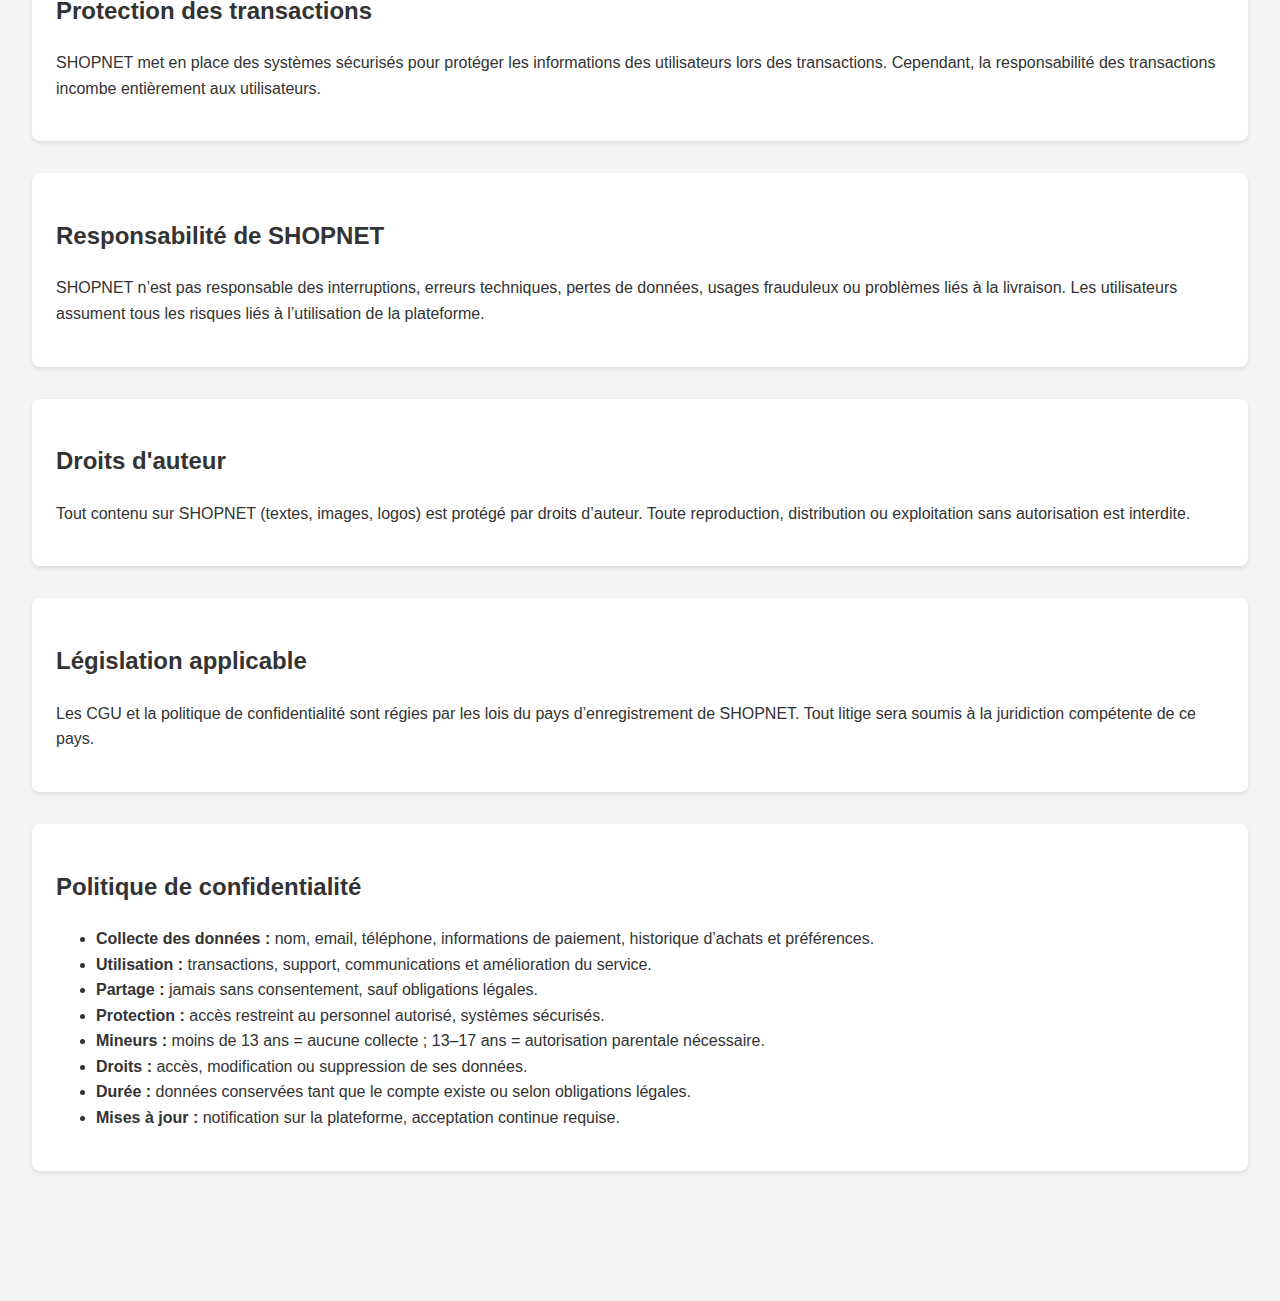
<file: Politique.html>
<!DOCTYPE html>
<html lang="fr">
<head>
    <meta charset="UTF-8">
    <meta name="viewport" content="width=device-width, initial-scale=1.0">
    <title>Conditions d'Utilisation & Politique de Confidentialité | SHOPNET</title>
    <link rel="stylesheet" href="politique.css">
</head>
<body>
    <header>
        <h1>Conditions Générales d'Utilisation & Politique de Confidentialité</h1>
    </header>

    <nav>
        <ul>
            <li><a href="#introduction">Introduction</a></li>
            <li><a href="#creation-compte">Création de compte</a></li>
            <li><a href="#age">Âge et accès</a></li>
            <li><a href="#responsabilites">Responsabilités des utilisateurs</a></li>
            <li><a href="#produits-interdits">Produits interdits</a></li>
            <li><a href="#transactions">Transactions et paiements</a></li>
            <li><a href="#livraison">Système de livraison</a></li>
            <li><a href="#litiges">Litiges</a></li>
            <li><a href="#suspension">Suspension du compte</a></li>
            <li><a href="#protection">Protection des transactions</a></li>
            <li><a href="#responsabilite-shopnet">Responsabilité de SHOPNET</a></li>
            <li><a href="#droit-auteur">Droits d'auteur</a></li>
            <li><a href="#lois">Législation applicable</a></li>
            <li><a href="#confidentialite">Politique de confidentialité</a></li>
        </ul>
    </nav>

    <main>

        <section id="introduction">
            <h2>Introduction</h2>
            <p>Bienvenue sur SHOPNET, la plateforme d'achat et de vente en ligne. En utilisant notre service, vous acceptez de respecter les conditions d'utilisation et la politique de confidentialité suivantes. Ces documents garantissent une expérience sécurisée et équitable pour tous les utilisateurs.</p>
        </section>

        <section id="creation-compte">
            <h2>Création de compte</h2>
            <p>Pour acheter ou vendre sur SHOPNET, la création d’un compte est obligatoire. Vous devez fournir des informations exactes et véridiques. Toute information erronée ou frauduleuse peut entraîner la suppression immédiate du compte.</p>
        </section>

        <section id="age">
            <h2>Âge et accès</h2>
            <ul>
                <li><strong>Acheteurs :</strong> 13 ans et plus, avec accord parental pour les 13-17 ans.</li>
                <li><strong>Vendeurs :</strong> 18 ans et plus uniquement.</li>
                <li>Moins de 13 ans : accès strictement interdit.</li>
                <li>SHOPNET peut vérifier l’âge via pièce d’identité ou moyen de paiement adulte.</li>
                <li>Fausses déclarations sur l’âge entraînent la suspension du compte et signalement possible aux autorités.</li>
                <li>Les parents et tuteurs légaux sont responsables de l’utilisation par les mineurs.</li>
            </ul>
        </section>

        <section id="responsabilites">
            <h2>Responsabilités des utilisateurs</h2>
            <ul>
                <li>Publier des informations précises et véridiques sur les produits.</li>
                <li>Respecter la législation applicable.</li>
                <li>Traiter les autres utilisateurs avec respect.</li>
                <li>Assurer la confidentialité de leurs identifiants et mots de passe.</li>
                <li>Ne pas perturber le fonctionnement de la plateforme.</li>
            </ul>
        </section>

        <section id="produits-interdits">
            <h2>Produits interdits</h2>
            <ul>
                <li>Produits contrefaits ou piratés.</li>
                <li>Drogues et substances illégales.</li>
                <li>Armes, munitions, explosifs.</li>
                <li>Produits violant droits d’auteur ou marques déposées.</li>
                <li>Produits dangereux pour la santé ou la sécurité.</li>
            </ul>
        </section>

        <section id="transactions">
            <h2>Transactions et paiements</h2>
            <p>Les utilisateurs sont responsables de leurs transactions. SHOPNET fournit un système sécurisé, mais n’est pas responsable des litiges ou fraudes entre utilisateurs. Tous les paiements doivent respecter les lois et conditions de vente.</p>
        </section>

        <section id="livraison">
            <h2>Système de livraison</h2>
            <p>Les livraisons sont gérées **par les vendeurs eux-mêmes**, sauf mention contraire sur la plateforme. SHOPNET ne fournit pas de service de livraison direct. Les utilisateurs doivent :</p>
            <ul>
                <li>Choisir un transporteur fiable pour leurs commandes.</li>
                <li>Assurer la livraison dans les délais convenus.</li>
                <li>Informer l’acheteur en cas de retard ou problème de livraison.</li>
                <li>SHOPNET n’est pas responsable des pertes, retards ou dommages pendant la livraison.</li>
                <li>Les acheteurs doivent vérifier les produits à la réception et signaler tout problème au vendeur directement.</li>
            </ul>
            <p>SHOPNET peut fournir des recommandations et un suivi des expéditions via la plateforme, mais cela reste **un service d’assistance et non de responsabilité directe**.</p>
        </section>

        <section id="litiges">
            <h2>Litiges</h2>
            <ul>
                <li>SHOPNET peut agir comme médiateur.</li>
                <li>Les conflits doivent être résolus à l’amiable dans la mesure du possible.</li>
                <li>Litiges non résolus : suspension ou suppression du compte.</li>
            </ul>
        </section>

        <section id="suspension">
            <h2>Suspension du compte</h2>
            <p>SHOPNET peut suspendre ou supprimer un compte en cas de violation des CGU, sans préavis ni remboursement.</p>
        </section>

        <section id="protection">
            <h2>Protection des transactions</h2>
            <p>SHOPNET met en place des systèmes sécurisés pour protéger les informations des utilisateurs lors des transactions. Cependant, la responsabilité des transactions incombe entièrement aux utilisateurs.</p>
        </section>

        <section id="responsabilite-shopnet">
            <h2>Responsabilité de SHOPNET</h2>
            <p>SHOPNET n’est pas responsable des interruptions, erreurs techniques, pertes de données, usages frauduleux ou problèmes liés à la livraison. Les utilisateurs assument tous les risques liés à l’utilisation de la plateforme.</p>
        </section>

        <section id="droit-auteur">
            <h2>Droits d'auteur</h2>
            <p>Tout contenu sur SHOPNET (textes, images, logos) est protégé par droits d’auteur. Toute reproduction, distribution ou exploitation sans autorisation est interdite.</p>
        </section>

        <section id="lois">
            <h2>Législation applicable</h2>
            <p>Les CGU et la politique de confidentialité sont régies par les lois du pays d’enregistrement de SHOPNET. Tout litige sera soumis à la juridiction compétente de ce pays.</p>
        </section>

        <section id="confidentialite">
            <h2>Politique de confidentialité</h2>
            <ul>
                <li><strong>Collecte des données :</strong> nom, email, téléphone, informations de paiement, historique d’achats et préférences.</li>
                <li><strong>Utilisation :</strong> transactions, support, communications et amélioration du service.</li>
                <li><strong>Partage :</strong> jamais sans consentement, sauf obligations légales.</li>
                <li><strong>Protection :</strong> accès restreint au personnel autorisé, systèmes sécurisés.</li>
                <li><strong>Mineurs :</strong> moins de 13 ans = aucune collecte ; 13–17 ans = autorisation parentale nécessaire.</li>
                <li><strong>Droits :</strong> accès, modification ou suppression de ses données.</li>
                <li><strong>Durée :</strong> données conservées tant que le compte existe ou selon obligations légales.</li>
                <li><strong>Mises à jour :</strong> notification sur la plateforme, acceptation continue requise.</li>
            </ul>
        </section>

    </main>

    <footer>
        <input type="checkbox" id="accept-terms">
        <label for="accept-terms">J'ai lu et j'accepte les Conditions d'Utilisation et la Politique de Confidentialité.</label>
        <button id="continue-btn" disabled>Accepter et continuer</button>
    </footer>

    <script src="politique.js"></script>
</body>
</html>
</file>
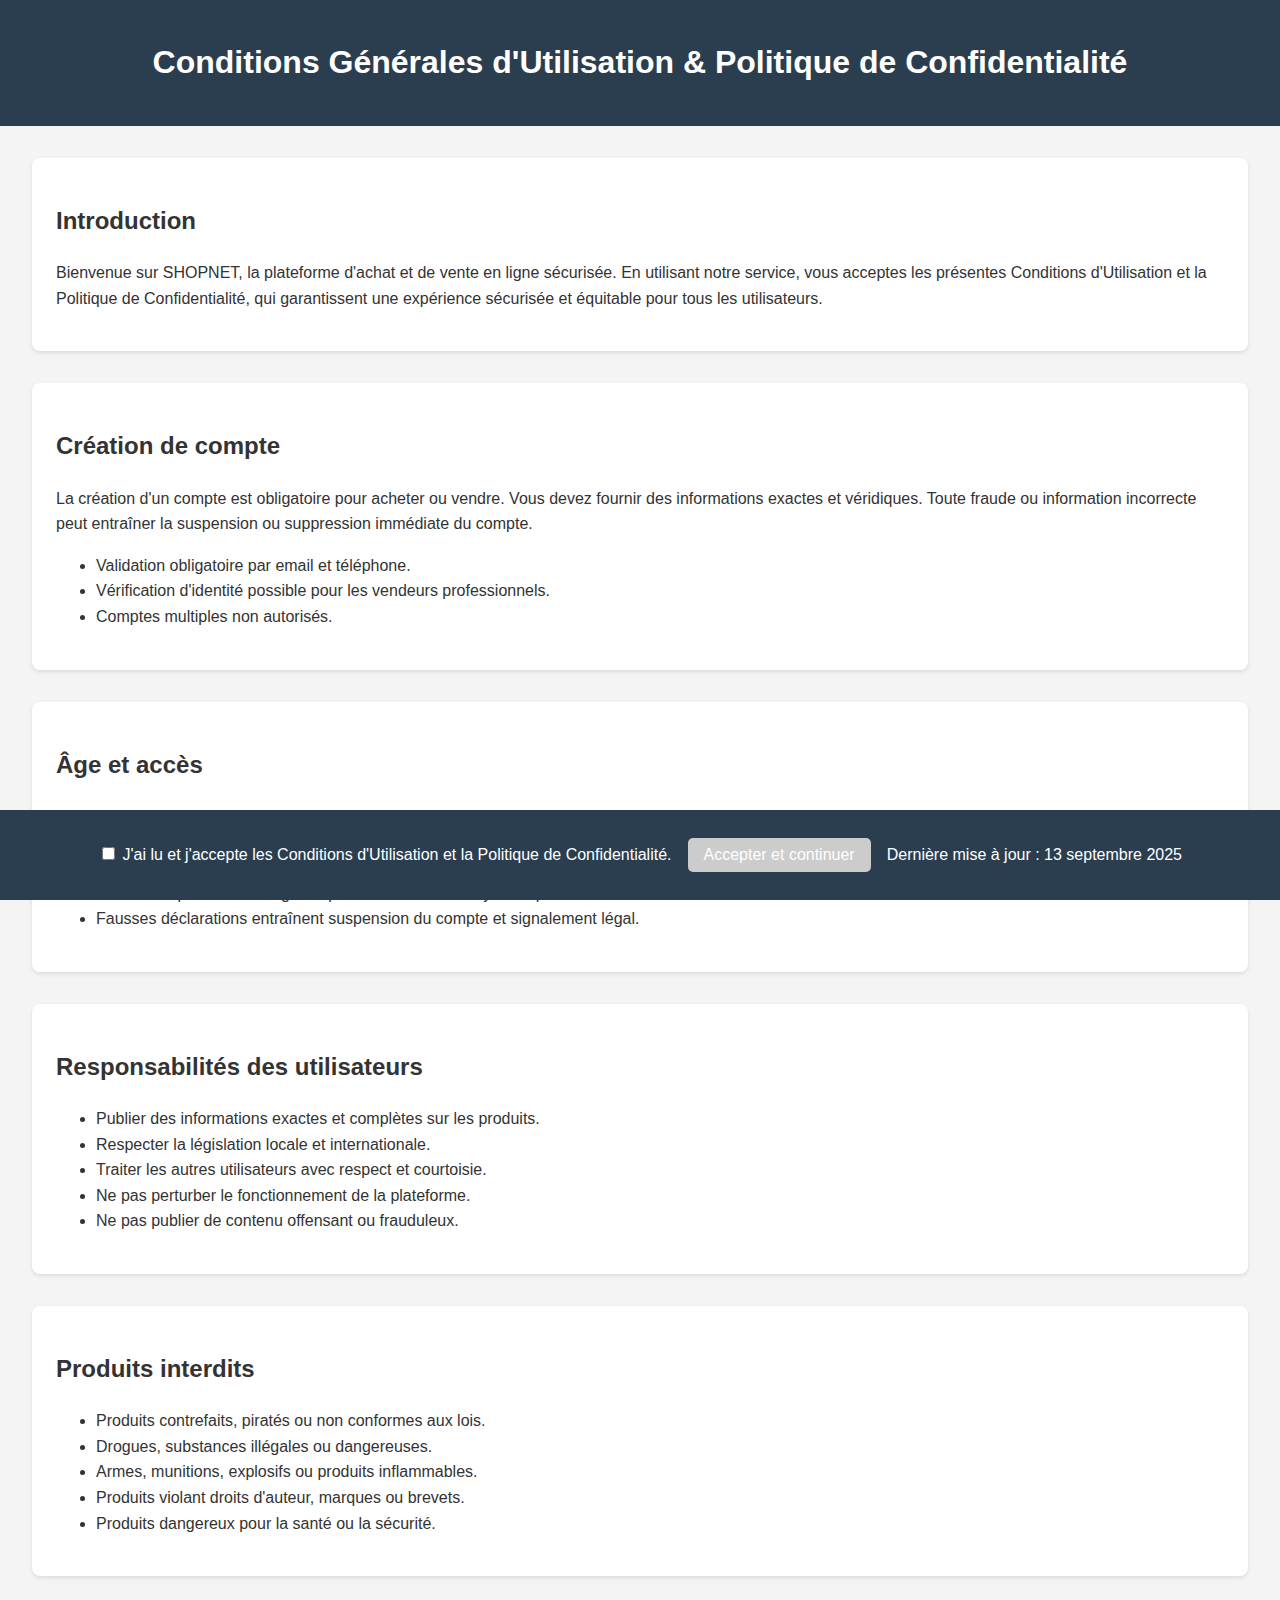
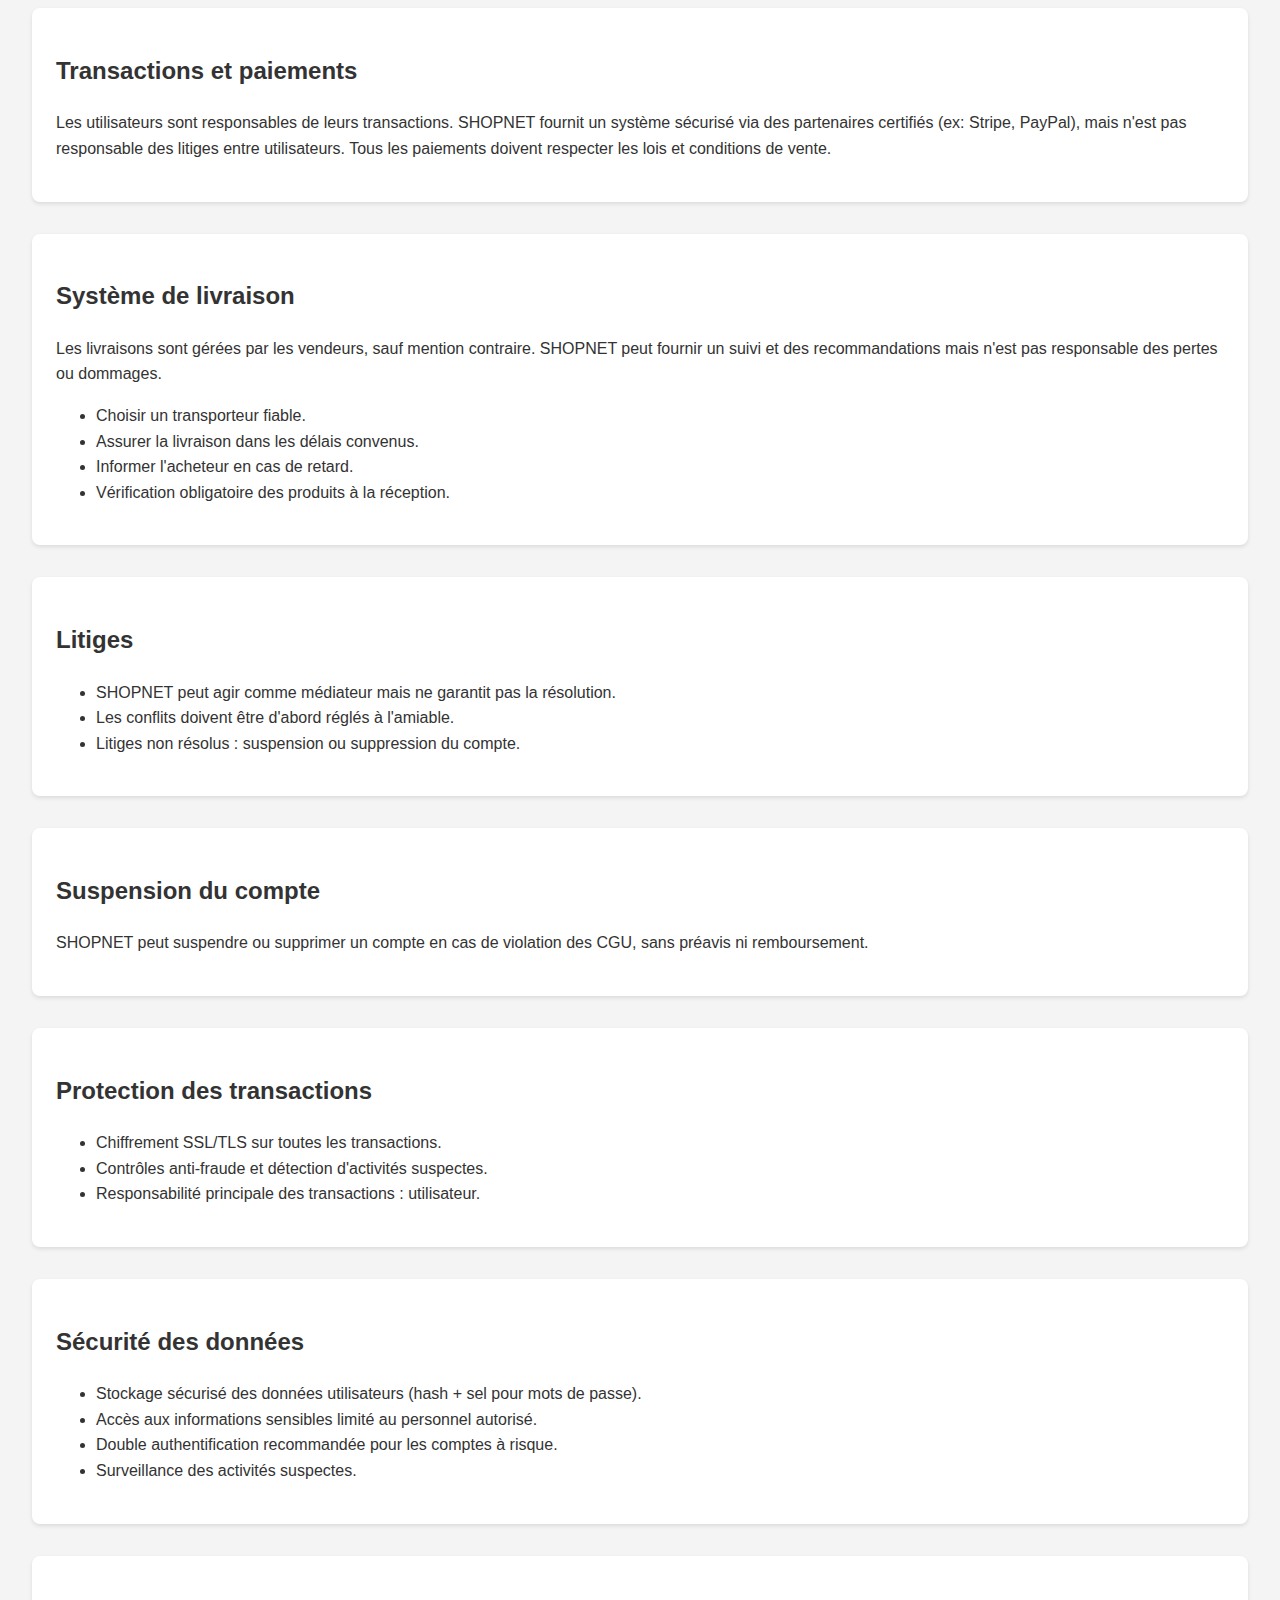
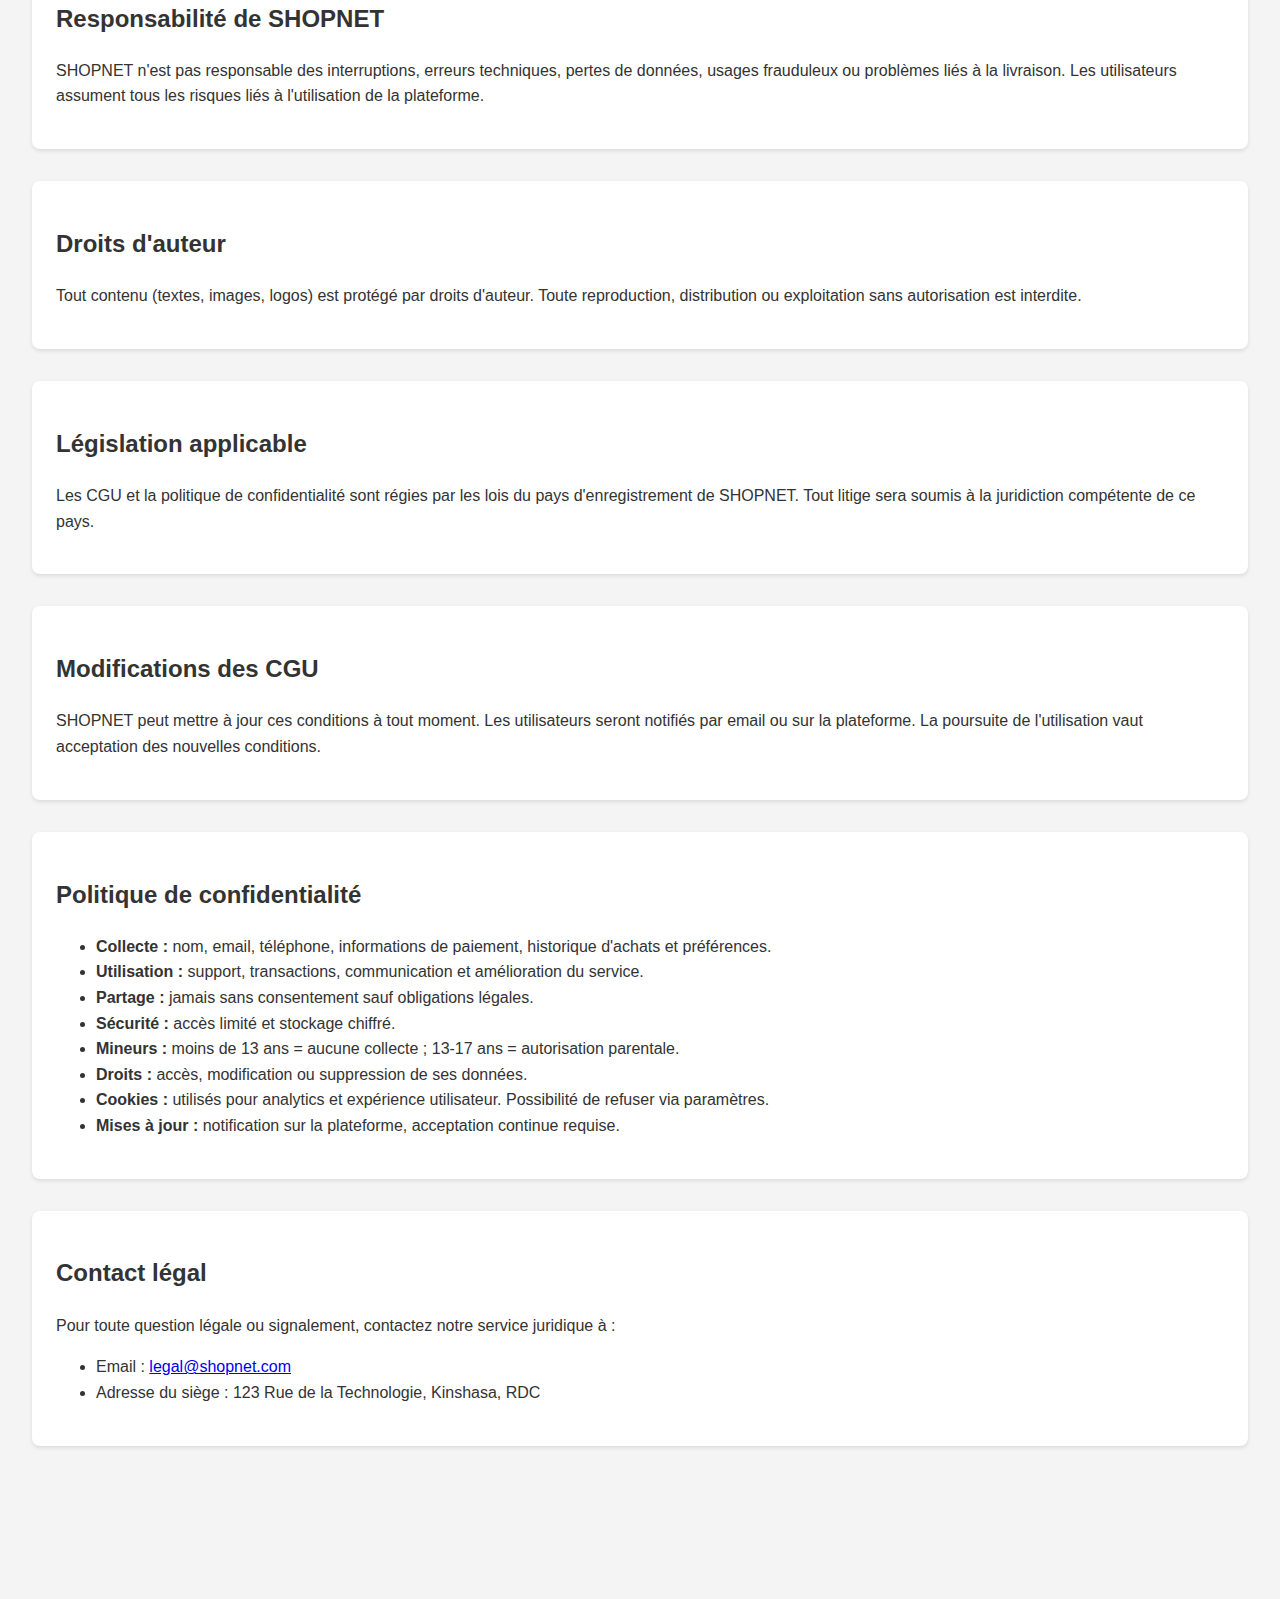
<file: presentation.html>
<!DOCTYPE html>
<html lang="fr">
<head>
    <meta charset="UTF-8">
    <meta name="viewport" content="width=device-width, initial-scale=1.0">
    <title>Conditions d'Utilisation & Politique de Confidentialité | SHOPNET</title>
    <link rel="stylesheet" href="politique.css">
</head>
<body>
    <header>
        <h1>Conditions Générales d'Utilisation & Politique de Confidentialité</h1>
    </header>

    <main>
        <section id="introduction">
            <h2>Introduction</h2>
            <p>Bienvenue sur SHOPNET, la plateforme d'achat et de vente en ligne sécurisée. En utilisant notre service, vous acceptes les présentes Conditions d'Utilisation et la Politique de Confidentialité, qui garantissent une expérience sécurisée et équitable pour tous les utilisateurs.</p>
        </section>

        <section id="creation-compte">
            <h2>Création de compte</h2>
            <p>La création d'un compte est obligatoire pour acheter ou vendre. Vous devez fournir des informations exactes et véridiques. Toute fraude ou information incorrecte peut entraîner la suspension ou suppression immédiate du compte.</p>
            <ul>
                <li>Validation obligatoire par email et téléphone.</li>
                <li>Vérification d'identité possible pour les vendeurs professionnels.</li>
                <li>Comptes multiples non autorisés.</li>
            </ul>
        </section>

        <section id="age">
            <h2>Âge et accès</h2>
            <ul>
                <li>Acheteurs : 13 ans et plus (accord parental obligatoire pour les 13-17 ans).</li>
                <li>Vendeurs : 18 ans et plus uniquement.</li>
                <li>Moins de 13 ans : accès strictement interdit.</li>
                <li>SHOPNET peut vérifier l'âge via pièce d'identité ou moyen de paiement adulte.</li>
                <li>Fausses déclarations entraînent suspension du compte et signalement légal.</li>
            </ul>
        </section>

        <section id="responsabilites">
            <h2>Responsabilités des utilisateurs</h2>
            <ul>
                <li>Publier des informations exactes et complètes sur les produits.</li>
                <li>Respecter la législation locale et internationale.</li>
                <li>Traiter les autres utilisateurs avec respect et courtoisie.</li>
                <li>Ne pas perturber le fonctionnement de la plateforme.</li>
                <li>Ne pas publier de contenu offensant ou frauduleux.</li>
            </ul>
        </section>

        <section id="produits-interdits">
            <h2>Produits interdits</h2>
            <ul>
                <li>Produits contrefaits, piratés ou non conformes aux lois.</li>
                <li>Drogues, substances illégales ou dangereuses.</li>
                <li>Armes, munitions, explosifs ou produits inflammables.</li>
                <li>Produits violant droits d'auteur, marques ou brevets.</li>
                <li>Produits dangereux pour la santé ou la sécurité.</li>
            </ul>
        </section>

        <section id="transactions">
            <h2>Transactions et paiements</h2>
            <p>Les utilisateurs sont responsables de leurs transactions. SHOPNET fournit un système sécurisé via des partenaires certifiés (ex: Stripe, PayPal), mais n'est pas responsable des litiges entre utilisateurs. Tous les paiements doivent respecter les lois et conditions de vente.</p>
        </section>

        <section id="livraison">
            <h2>Système de livraison</h2>
            <p>Les livraisons sont gérées par les vendeurs, sauf mention contraire. SHOPNET peut fournir un suivi et des recommandations mais n'est pas responsable des pertes ou dommages.</p>
            <ul>
                <li>Choisir un transporteur fiable.</li>
                <li>Assurer la livraison dans les délais convenus.</li>
                <li>Informer l'acheteur en cas de retard.</li>
                <li>Vérification obligatoire des produits à la réception.</li>
            </ul>
        </section>

        <section id="litiges">
            <h2>Litiges</h2>
            <ul>
                <li>SHOPNET peut agir comme médiateur mais ne garantit pas la résolution.</li>
                <li>Les conflits doivent être d'abord réglés à l'amiable.</li>
                <li>Litiges non résolus : suspension ou suppression du compte.</li>
            </ul>
        </section>

        <section id="suspension">
            <h2>Suspension du compte</h2>
            <p>SHOPNET peut suspendre ou supprimer un compte en cas de violation des CGU, sans préavis ni remboursement.</p>
        </section>

        <section id="protection">
            <h2>Protection des transactions</h2>
            <ul>
                <li>Chiffrement SSL/TLS sur toutes les transactions.</li>
                <li>Contrôles anti-fraude et détection d'activités suspectes.</li>
                <li>Responsabilité principale des transactions : utilisateur.</li>
            </ul>
        </section>

        <section id="securite">
            <h2>Sécurité des données</h2>
            <ul>
                <li>Stockage sécurisé des données utilisateurs (hash + sel pour mots de passe).</li>
                <li>Accès aux informations sensibles limité au personnel autorisé.</li>
                <li>Double authentification recommandée pour les comptes à risque.</li>
                <li>Surveillance des activités suspectes.</li>
            </ul>
        </section>

        <section id="responsabilite-shopnet">
            <h2>Responsabilité de SHOPNET</h2>
            <p>SHOPNET n'est pas responsable des interruptions, erreurs techniques, pertes de données, usages frauduleux ou problèmes liés à la livraison. Les utilisateurs assument tous les risques liés à l'utilisation de la plateforme.</p>
        </section>

        <section id="droit-auteur">
            <h2>Droits d'auteur</h2>
            <p>Tout contenu (textes, images, logos) est protégé par droits d'auteur. Toute reproduction, distribution ou exploitation sans autorisation est interdite.</p>
        </section>

        <section id="lois">
            <h2>Législation applicable</h2>
            <p>Les CGU et la politique de confidentialité sont régies par les lois du pays d'enregistrement de SHOPNET. Tout litige sera soumis à la juridiction compétente de ce pays.</p>
        </section>

        <section id="modifications">
            <h2>Modifications des CGU</h2>
            <p>SHOPNET peut mettre à jour ces conditions à tout moment. Les utilisateurs seront notifiés par email ou sur la plateforme. La poursuite de l'utilisation vaut acceptation des nouvelles conditions.</p>
        </section>

        <section id="confidentialite">
            <h2>Politique de confidentialité</h2>
            <ul>
                <li><strong>Collecte :</strong> nom, email, téléphone, informations de paiement, historique d'achats et préférences.</li>
                <li><strong>Utilisation :</strong> support, transactions, communication et amélioration du service.</li>
                <li><strong>Partage :</strong> jamais sans consentement sauf obligations légales.</li>
                <li><strong>Sécurité :</strong> accès limité et stockage chiffré.</li>
                <li><strong>Mineurs :</strong> moins de 13 ans = aucune collecte ; 13-17 ans = autorisation parentale.</li>
                <li><strong>Droits :</strong> accès, modification ou suppression de ses données.</li>
                <li><strong>Cookies :</strong> utilisés pour analytics et expérience utilisateur. Possibilité de refuser via paramètres.</li>
                <li><strong>Mises à jour :</strong> notification sur la plateforme, acceptation continue requise.</li>
            </ul>
        </section>

        <section id="contact">
            <h2>Contact légal</h2>
            <p>Pour toute question légale ou signalement, contactez notre service juridique à :</p>
            <ul>
                <li>Email : <a href="mailto:entrepriseshopia.com">legal@shopnet.com</a></li>
                <li>Adresse du siège : 123 Rue de la Technologie, Kinshasa, RDC</li>
            </ul>
        </section>
    </main>

    <footer>
        <div class="accept-container">
            <input type="checkbox" id="accept-terms">
            <label for="accept-terms">J'ai lu et j'accepte les Conditions d'Utilisation et la Politique de Confidentialité.</label>
        </div>
        <button id="continue-btn" disabled>Accepter et continuer</button>
        <p>Dernière mise à jour : 13 septembre 2025</p>
    </footer>

    <script src="politique.js"></script>
</body>
</html>
</file>
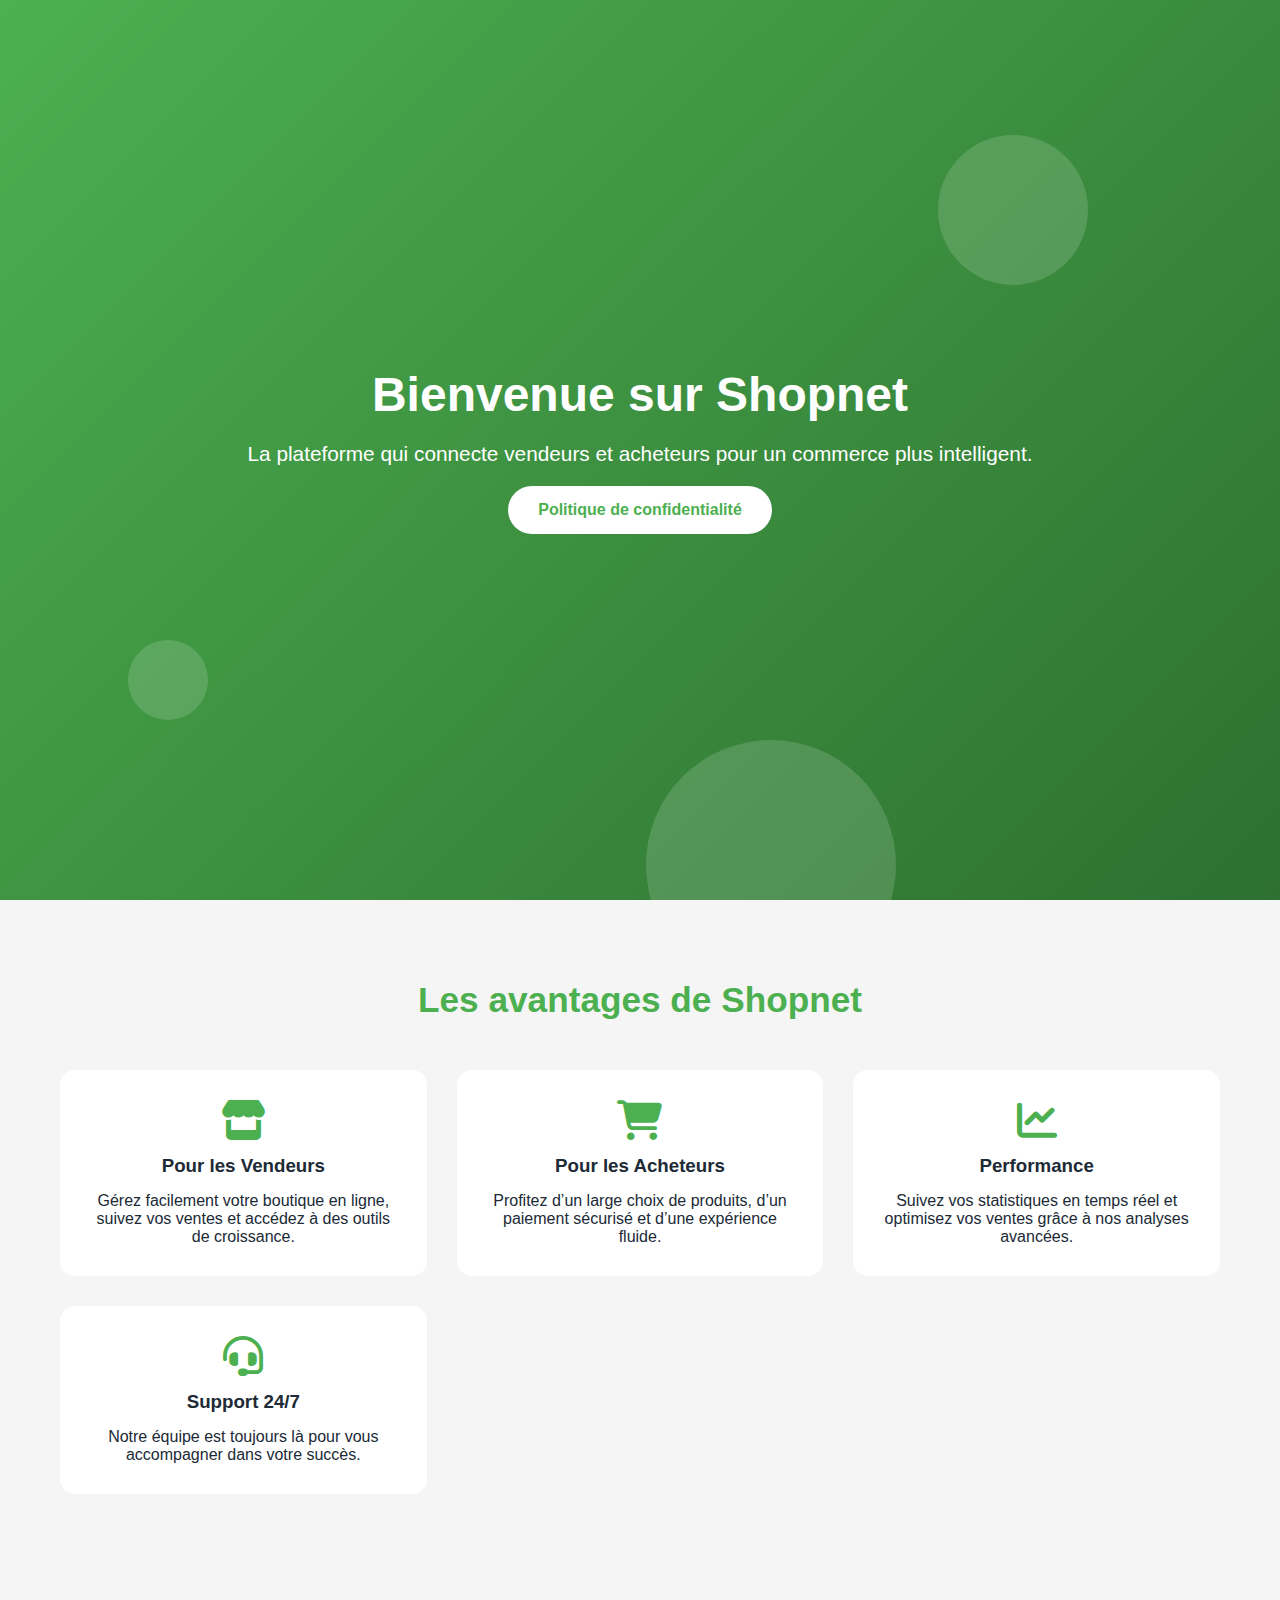
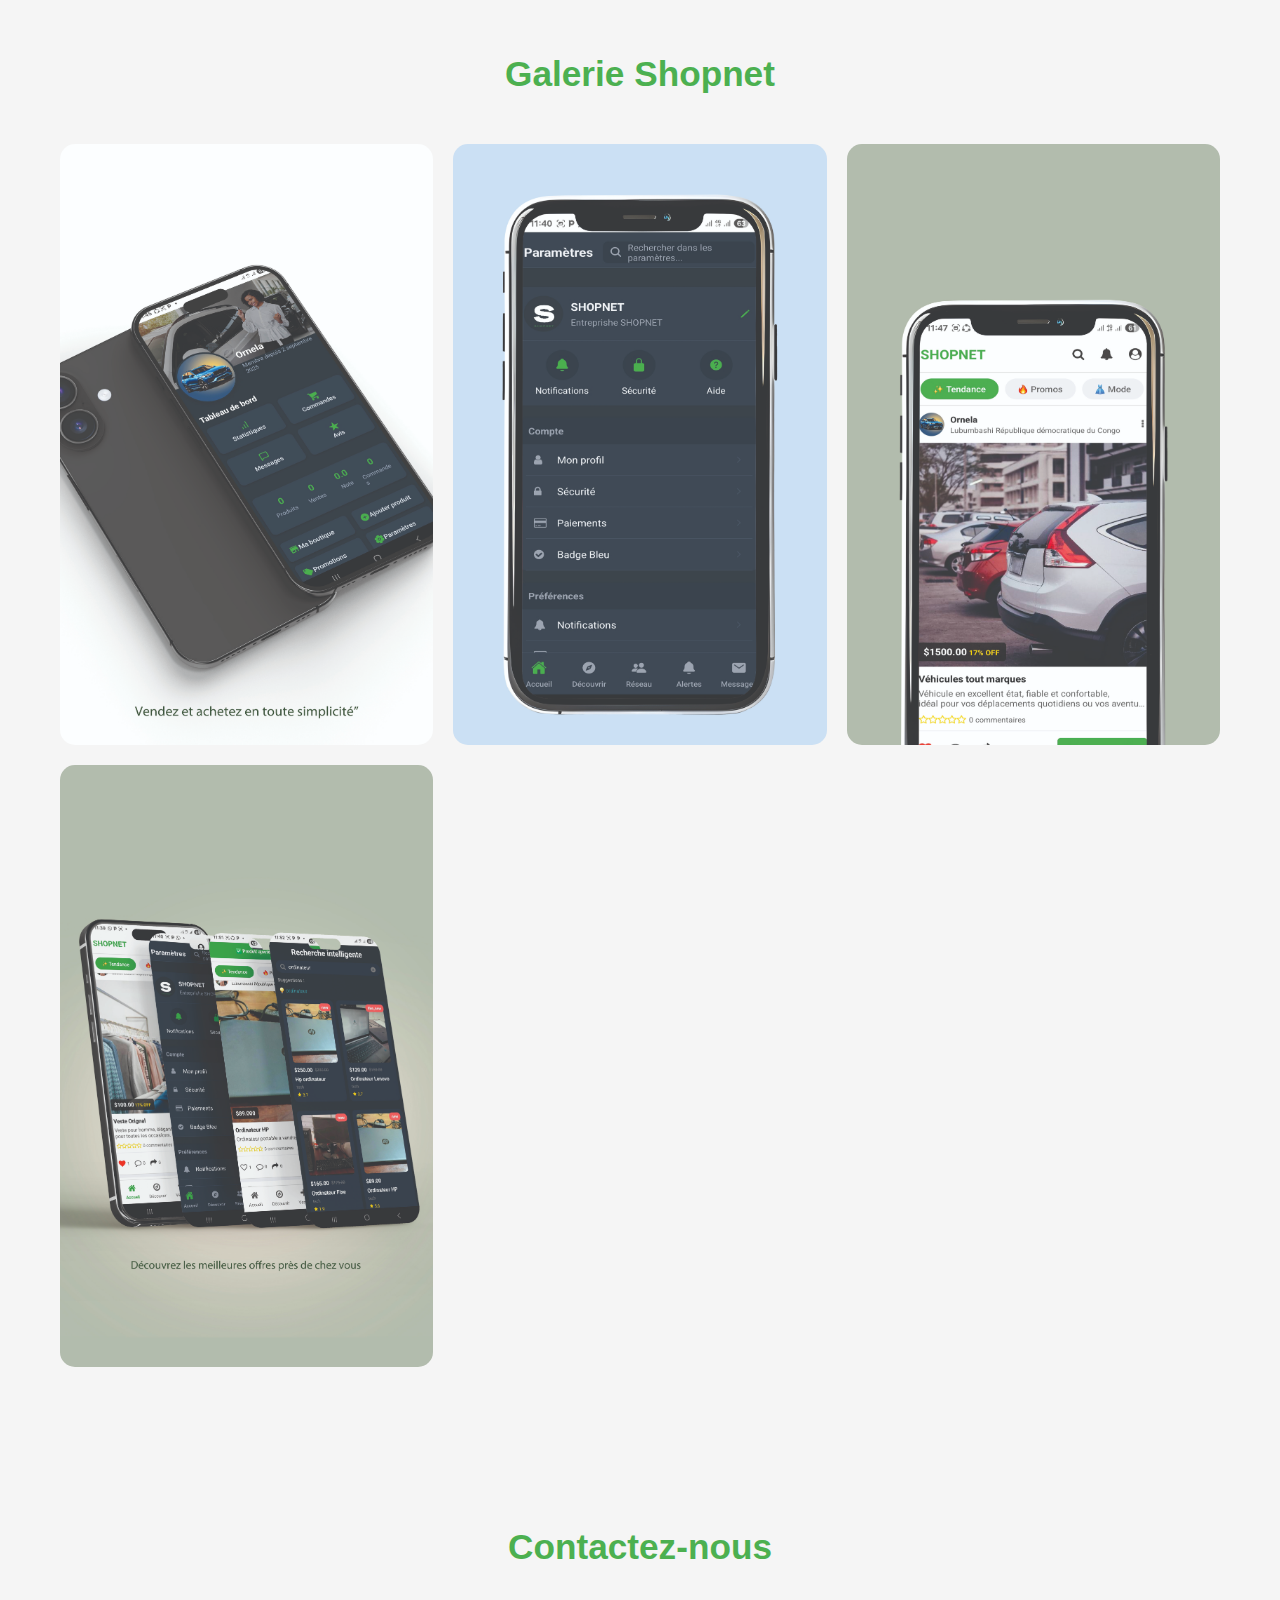
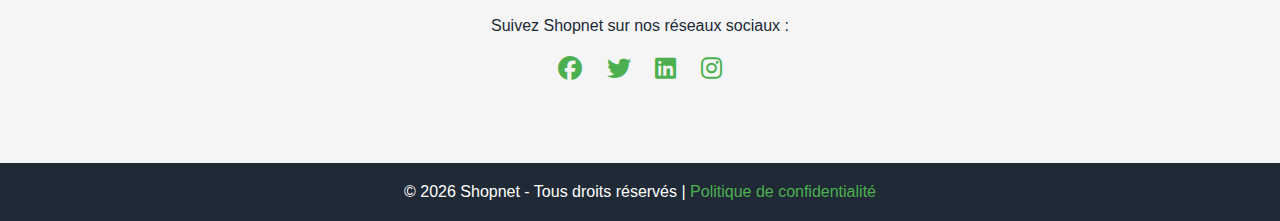
<file: shopnet.html>
<!DOCTYPE html>
<html lang="fr">
<head>
  <meta charset="UTF-8">
  <meta name="viewport" content="width=device-width, initial-scale=1.0">
  <title>Shopnet - L'avenir du commerce</title>
  <link rel="stylesheet" href="https://cdnjs.cloudflare.com/ajax/libs/font-awesome/6.5.0/css/all.min.css">
  <style>
    /* Reset */
    * { margin: 0; padding: 0; box-sizing: border-box; }
    body { font-family: "Segoe UI", sans-serif; background: #f5f5f5; color: #202A36; overflow-x: hidden; }

    /* Header */
    header {
      height: 100vh;
      background: linear-gradient(135deg, #4CB050, #2d7030);
      color: white;
      display: flex;
      flex-direction: column;
      justify-content: center;
      align-items: center;
      text-align: center;
      position: relative;
      overflow: hidden;
    }

    header h1 {
      font-size: 3rem;
      animation: slideDown 1.5s ease;
    }

    header p {
      margin: 20px 0;
      font-size: 1.3rem;
      animation: fadeIn 2s ease;
    }

    header a.btn {
      background: white;
      color: #4CB050;
      padding: 15px 30px;
      border-radius: 50px;
      font-weight: bold;
      text-decoration: none;
      transition: 0.3s;
      animation: bounce 2s infinite;
    }

    header a.btn:hover {
      background: #202A36;
      color: white;
    }

    /* Shapes animées */
    .circle {
      position: absolute;
      border-radius: 50%;
      background: rgba(255, 255, 255, 0.15);
      animation: move 15s linear infinite;
    }
    .circle.small { width: 80px; height: 80px; bottom: 20%; left: 10%; }
    .circle.medium { width: 150px; height: 150px; top: 15%; right: 15%; }
    .circle.large { width: 250px; height: 250px; bottom: -10%; right: 30%; }

    /* Sections */
    section { padding: 80px 20px; max-width: 1200px; margin: auto; }
    .title { text-align: center; font-size: 2.2rem; margin-bottom: 50px; color: #4CB050; }

    /* Avantages */
    .advantages {
      display: grid;
      grid-template-columns: repeat(auto-fit, minmax(280px, 1fr));
      gap: 30px;
    }
    .adv-card {
      background: white;
      border-radius: 15px;
      padding: 30px;
      text-align: center;
      transition: transform 0.5s;
    }
    .adv-card:hover { transform: translateY(-10px) scale(1.05); }
    .adv-card i {
      font-size: 2.5rem;
      margin-bottom: 15px;
      color: #4CB050;
    }
    .adv-card h3 { margin-bottom: 15px; }

    /* Galerie */
    .gallery {
      display: grid;
      grid-template-columns: repeat(auto-fit, minmax(280px, 1fr));
      gap: 20px;
    }
    .gallery img {
      width: 100%;
      border-radius: 15px;
      transition: transform 0.4s;
    }
    .gallery img:hover { transform: scale(1.1); }

    /* Contact */
    .contact {
      text-align: center;
    }
    .contact p { margin-bottom: 20px; }
    .contact a {
      margin: 0 10px;
      color: #4CB050;
      font-size: 1.5rem;
      transition: 0.3s;
    }
    .contact a:hover { color: #202A36; }

    /* Footer */
    footer {
      background: #202A36;
      color: white;
      text-align: center;
      padding: 20px;
    }
    footer a {
      color: #4CB050;
      text-decoration: none;
    }
    footer a:hover { text-decoration: underline; }

    /* Animations */
    @keyframes slideDown {
      from { transform: translateY(-100px); opacity: 0; }
      to { transform: translateY(0); opacity: 1; }
    }
    @keyframes fadeIn {
      from { opacity: 0; }
      to { opacity: 1; }
    }
    @keyframes bounce {
      0%, 100% { transform: translateY(0); }
      50% { transform: translateY(-10px); }
    }
    @keyframes move {
      0% { transform: translateY(0) rotate(0deg); }
      100% { transform: translateY(-100vh) rotate(360deg); }
    }

    @media(max-width: 768px) {
      header h1 { font-size: 2.2rem; }
      header p { font-size: 1rem; }
    }
  </style>
</head>
<body>

  <!-- HERO -->
  <header>
    <h1>Bienvenue sur Shopnet</h1>
    <p>La plateforme qui connecte vendeurs et acheteurs pour un commerce plus intelligent.</p>
    <a href="presentation.html" class="btn">Politique de confidentialité</a>
    <!-- Cercles décoratifs -->
    <div class="circle small"></div>
    <div class="circle medium"></div>
    <div class="circle large"></div>
  </header>

  <!-- Avantages -->
  <section id="avantages">
    <h2 class="title">Les avantages de Shopnet</h2>
    <div class="advantages">
      <div class="adv-card">
        <i class="fa-solid fa-store"></i>
        <h3>Pour les Vendeurs</h3>
        <p>Gérez facilement votre boutique en ligne, suivez vos ventes et accédez à des outils de croissance.</p>
      </div>
      <div class="adv-card">
        <i class="fa-solid fa-cart-shopping"></i>
        <h3>Pour les Acheteurs</h3>
        <p>Profitez d’un large choix de produits, d’un paiement sécurisé et d’une expérience fluide.</p>
      </div>
      <div class="adv-card">
        <i class="fa-solid fa-chart-line"></i>
        <h3>Performance</h3>
        <p>Suivez vos statistiques en temps réel et optimisez vos ventes grâce à nos analyses avancées.</p>
      </div>
      <div class="adv-card">
        <i class="fa-solid fa-headset"></i>
        <h3>Support 24/7</h3>
        <p>Notre équipe est toujours là pour vous accompagner dans votre succès.</p>
      </div>
    </div>
  </section>

  <!-- Galerie -->
  <section id="galerie">
    <h2 class="title">Galerie Shopnet</h2>
    <div class="gallery">
      <!-- Exemples d’images externes -->
      <img src="SHOPNET.jpg" alt="Shopnet image">
      <img src="SHOPIA.jpg" alt="Shopnet image">
      <!-- Exemple image interne (à remplacer par vos propres images locales) -->
      <img src="SHOPNETAPK.jpg" alt="Shopnet interne">
      <img src="SHOOOOOOOOP.jpg" alt="Shopnet interne">
    </div>
  </section>

  <!-- Contact -->
  <section id="contact">
    <h2 class="title">Contactez-nous</h2>
    <div class="contact">
      <p>Suivez Shopnet sur nos réseaux sociaux :</p>
      <a href="#"><i class="fab fa-facebook"></i></a>
      <a href="#"><i class="fab fa-twitter"></i></a>
      <a href="#"><i class="fab fa-linkedin"></i></a>
      <a href="#"><i class="fab fa-instagram"></i></a>
    </div>
  </section>

  <!-- Footer -->
  <footer>
    <p>&copy; 2026 Shopnet - Tous droits réservés | <a href="presentation.html">Politique de confidentialité</a></p>
  </footer>

</body>
</html>
</file>
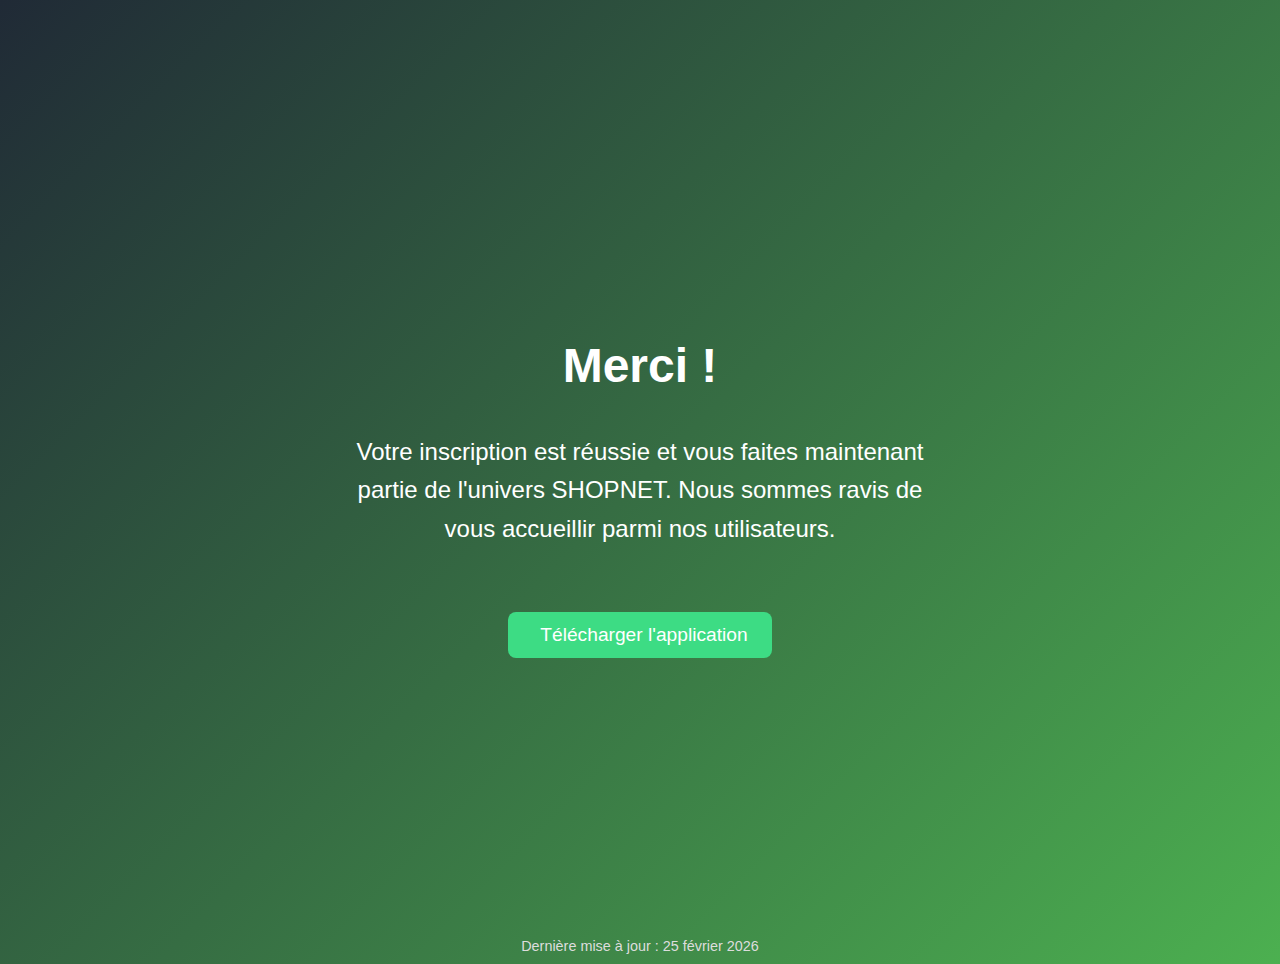
<file: Univer.html>
<!DOCTYPE html>
<html lang="fr">
<head>
<meta charset="UTF-8">
<meta name="viewport" content="width=device-width, initial-scale=1.0">
<title>Merci - SHOPNET</title>
<!-- Font Awesome CDN -->
<link rel="stylesheet" href="https://cdnjs.cloudflare.com/ajax/libs/font-awesome/6.4.2/css/all.min.css" integrity="sha512-d0Yr8POGmF5tFhVpYx5d9N+9HTZ8bK/yhXfYx0V4g9qQY+1+H6pH5UnZJZL4w3rT/hzFmsZr6XpO/fGlx7f3jw==" crossorigin="anonymous" referrerpolicy="no-referrer" />
<style>
/* Corps général */
body {
    margin: 0;
    font-family: 'Arial', sans-serif;
    background: linear-gradient(135deg, #202A36, #4CB050);
    color: #fff;
    min-height: 100vh;
    display: flex;
    justify-content: center;
    align-items: center;
    flex-direction: column;
    text-align: center;
    padding: 2rem;
    position: relative;
}

/* Message principal */
h1 {
    font-size: 3rem;
    margin-bottom: 1rem;
    animation: fadeIn 1.5s ease forwards;
}

p {
    font-size: 1.5rem;
    margin-bottom: 2rem;
    max-width: 600px;
    line-height: 1.6;
    animation: fadeIn 2s ease forwards;
}

/* Icônes marketplace */
.icons {
    display: flex;
    justify-content: center;
    gap: 2rem;
    flex-wrap: wrap;
    margin-bottom: 2rem;
    animation: fadeIn 2.5s ease forwards;
}

.icons i {
    font-size: 4rem;
    transition: transform 0.5s, color 0.5s;
    cursor: pointer;
}

.icons i:hover {
    transform: scale(1.3);
    color: #ffd700;
}

/* Bouton Google Play Store */
.download-link {
    display: inline-flex;
    align-items: center;
    gap: 0.5rem;
    text-decoration: none;
    background: #3DDC84; /* couleur Google Play vert */
    color: #fff;
    padding: 0.75rem 1.5rem;
    border-radius: 8px;
    font-size: 1.2rem;
    transition: transform 0.3s, background 0.3s;
}

.download-link:hover {
    transform: scale(1.05);
    background: #35b274;
}

/* Date de mise à jour */
footer {
    position: absolute;
    bottom: 10px;
    font-size: 0.9rem;
    color: #ddd;
    animation: fadeIn 3s ease forwards;
}

/* Animation fadeIn */
@keyframes fadeIn {
    0% { opacity: 0; transform: translateY(20px); }
    100% { opacity: 1; transform: translateY(0); }
}
</style>
</head>
<body>

<h1>Merci !</h1>
<p>Votre inscription est réussie et vous faites maintenant partie de l'univers SHOPNET. Nous sommes ravis de vous accueillir parmi nos utilisateurs.</p>

<div class="icons">
    <i class="fa-brands fa-amazon" title="Amazon"></i>
    <i class="fa-brands fa-ebay" title="eBay"></i>
    <i class="fa-brands fa-etsy" title="Etsy"></i>
    <i class="fa-brands fa-shopify" title="Shopify"></i>
    <i class="fa-solid fa-cart-shopping" title="Marketplace"></i>
</div>

<!-- Lien Google Play Store -->
<a href="https://play.google.com/store/apps/details?id=com.shopai.app" target="_blank" class="download-link">
    <i class="fa-brands fa-google-play"></i> Télécharger l'application
</a>


<!-- Date de mise à jour -->
<footer>Dernière mise à jour : 25 février 2026</footer>

</body>
</html>
</file>
<file: politique.css>
/* Corps général */
body {
    font-family: Arial, sans-serif;
    line-height: 1.6;
    margin: 0;
    padding: 0;
    background-color: #f4f4f4;
    color: #333;
}

/* En-tête */
header {
    background: #2B3E4F;
    color: #fff;
    padding: 1rem 0;
    text-align: center;
    font-size: 1.rem;
}

/* Barre de navigation */
nav {
    background: #4F657C;
    padding: 1rem 0;
}

nav ul {
    list-style: none;
    padding: 0 20px;
    justify-content: center; /* Centre le menu */
    gap: 2rem; /* Ajoute un espace entre chaque lien */
}

nav ul li {
    margin: 0;
}

nav ul li a {
    color: #fff;
    text-decoration: none;
    font-size: 1.2rem;
    font-weight: bold;
    transition: color 0.3s ease;
}

nav ul li a:hover {
    color: #ffd700; /* Ajoute un effet survol (jaune doré) */
}

/* Section principale */
main {
    padding: 2rem;
}

section {
    margin-bottom: 2rem;
    background: #fff;
    padding: 1.5rem;
    border-radius: 8px;
    box-shadow: 0 2px 4px rgba(0, 0, 0, 0.1);
}

/* Pied de page */
footer {
    background: #2B3E4F;
    color: #fff;
    text-align: center;
    padding: 1rem;
    position: sticky;
    bottom: 0;
    display: flex;
    justify-content: center;
    align-items: center;
    gap: 1rem;
}

footer button {
    background: #3A526A;
    color: #fff;
    border: none;
    padding: 0.5rem 1rem;
    cursor: pointer;
    border-radius: 5px;
    font-size: 1rem;
}

footer button:disabled {
    background: #ccc;
    cursor: not-allowed;
}
</file>
